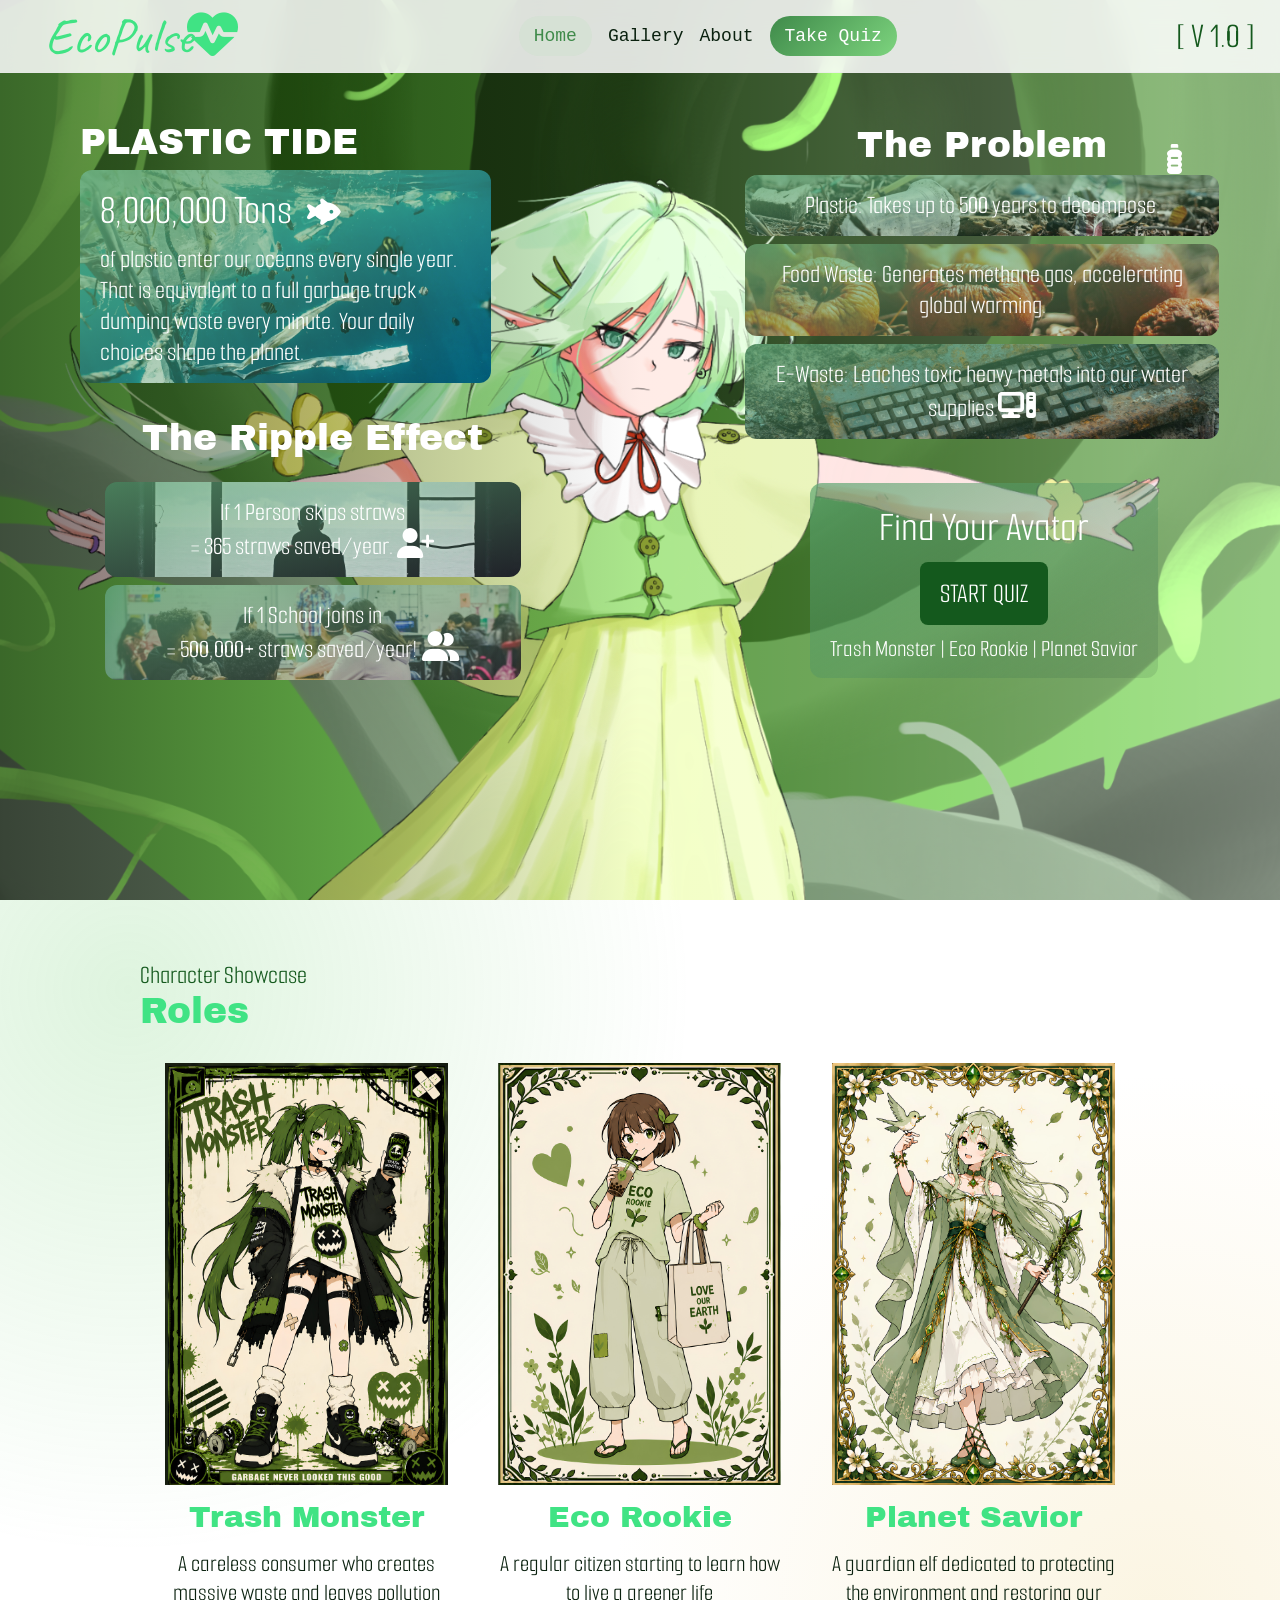
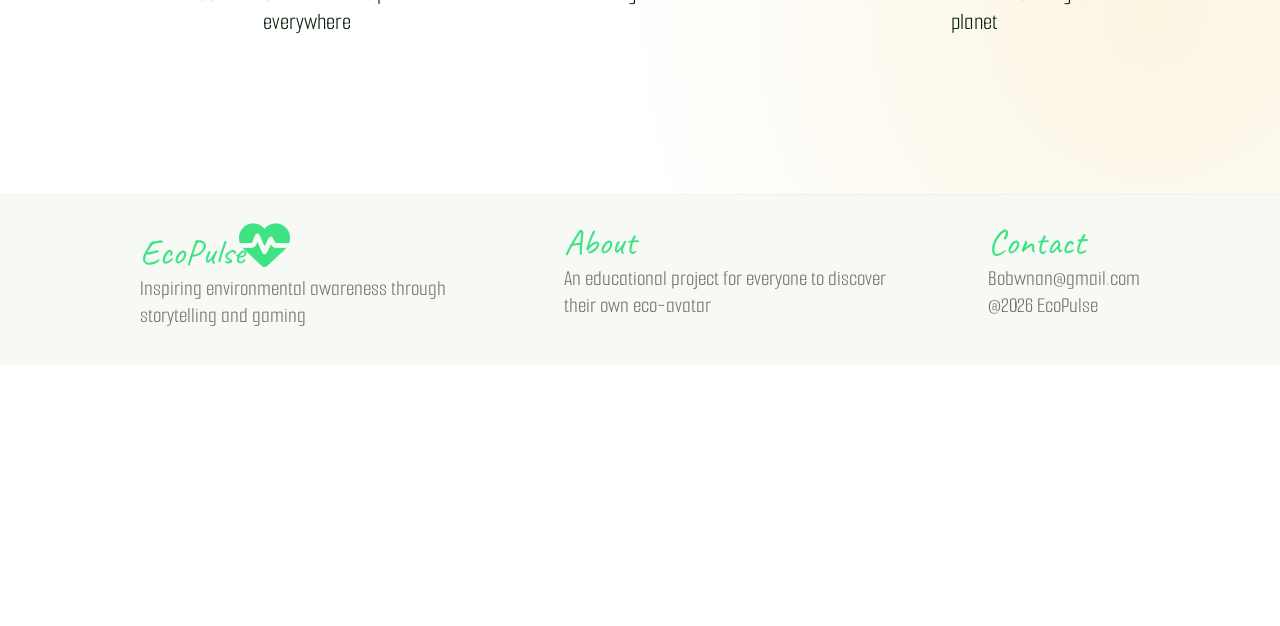
<file: index.html>
<!DOCTYPE html>
<html lang="en">
<head>
    <meta name="viewport" content="width=device-width, initial-scale=1.0" />
    <title>EcoPulse</title>
    <link rel="stylesheet" href="Reset.css">
    <link rel="stylesheet" href="main.css"/>
    <link rel="preconnect" href="https://fonts.googleapis.com">
    <link rel="preconnect" href="https://fonts.gstatic.com" crossorigin>
    <link href="https://fonts.googleapis.com/css2?family=Archivo+Black&family=Caveat:wght@400..700&family=Smooch+Sans:wght@100..900&display=swap" rel="stylesheet">
    <link rel="stylesheet" href="https://cdnjs.cloudflare.com/ajax/libs/font-awesome/6.5.1/css/all.min.css">
    <link rel="stylesheet" href="https://cdnjs.cloudflare.com/ajax/libs/animate.css/4.1.1/animate.min.css">
</head>

<body>

    <header class="menu-bar-wrapper">
        <div class="menu-bar menu-max">
            <div class="logo-H caveat-text">
                EcoPulse<i class="fa-solid fa-heart-pulse icon-Logo"></i>
            </div>
            <ul class="nav-list">
                <li class="nav-item"><a href="index.html" class="nav-link active">Home</a></li>
                <li class="nav-item"><a href="gallery.html" class="nav-link">Gallery</a></li>
                <li class="nav-item"><a href="About.html" class="nav-link">About</a></li>
                <li class="nav-item"><a href="Web-choice.html" class="nav-link-Q">Take Quiz</a></li>
            </ul>
            <div class="smooch-text menu-V">[ V 1.0 ]</div>
        </div>
    </header>

    <section class="start-img A">
        <div class="hero-section A">

            <div class="area-first">
                <div class="Trash-sea"> 
                    <div class="hover-elevate">
                        <h1 class="Main-PLASTIC-TIDE archivo-black-regular animate__animated animate__lightSpeedInRight">PLASTIC TIDE</h1>
                        <div class="Trash-sea-title smooch-text Photo animate__animated animate__slideInLeft">
                            <p class="main-Trash-sea">8,000,000 Tons <i style="margin-left: 8px;"  class="fa-solid fa-fish-fins"></i></p>
                            <p>of plastic enter our oceans every single year. That is equivalent to a full garbage truck dumping waste every minute. Your daily choices shape the planet.</p>
                        </div>
                    </div>
                </div>
            </div>

            <div class="area-second">
                <div class="T">
                    <div class="Big-Three">  
                        <h2 class="Main-Big-Three archivo-black-regular animate__animated animate__fadeIn">The Problem</h2>
                        <div class="smooch-text Photo">
                            <div class="hover-elevate">
                                <div class="icon-S animate__animated animate__bounce"><i class="fa-solid fa-bottle-water icon"></i></div>
                                <p class="Big-Three-title-one animate__animated animate__backInRight">Plastic: Takes up to 500 years to decompose.</p>
                            </div>
                            <div class="hover-elevate">
                                <p class="Big-Three-title-two hover-elevate animate__animated animate__backInRight">Food Waste: Generates methane gas, accelerating global warming.</p>
                            </div>
                            <div class="hover-elevate">
                                <p class="Big-Three-title-three hover-elevate animate__animated animate__backInRight">E-Waste: Leaches toxic heavy metals into our water supplies.<i class="fa-solid fa-computer"></i></p>
                            </div>
                        </div>
                    </div>
                </div> 
            </div>

            <div class="area-third">
                <div class="The-Ripple">  
                    <h3 class="Main-The-Ripple archivo-black-regular animate__animated animate__fadeIn">The Ripple Effect</h3>
                    <div class="smooch-text">
                        <div class="animate__slideInUp animate__animated">
                            <p class="The-Ripple-title-one hover-elevate">If 1 Person skips straws<br>= 365 straws saved/year. <i class="fa-solid fa-user-plus"></i></p>
                        </div> 
                        <div class="animate__slideInUp animate__animated">
                            <p class="The-Ripple-title-two hover-elevate">If 1 School joins in<br>= 500,000+ straws saved/year! <i class="fa-solid fa-user-group"></i></p>
                        </div>
                    </div>
                </div>
            </div>

            <div class="area-fourth">
                <div class="T">
                    <div class="Find-Your">
                        <div class="Find-Your-title smooch-text Photo animate__animated animate__pulse">
                            <h4 class="main-Find-Avatar">Find Your Avatar</h4>
                            <a class="button" href="Web-choice.html">START QUIZ</a>
                            <p class="Avatar-3">Trash Monster | Eco Rookie | Planet Savior</p>
                        </div>
                    </div>
                </div>
            </div>

        </div>
    </section>

    <section class="Back-Container">
        <div class="container">
            <div class="The-Roles">
                <div class="Show smooch-text">Character Showcase</div>
                <h5 class="Roles-main archivo-black-regular">Roles</h5>
                
                <div class="Avata-space">
                    <div class="Avata-space-title animate__animated animate__fade">
                        <img class="Photo-Avata" src="image/Trash Monster AI.png" alt="Trash Monster Photo">
                        <div class="About-Avata">
                            <h4 class="archivo-black-regular Avata-H ">Trash Monster</h4>
                            <p class="smooch-text Avata-P">A careless consumer who creates massive waste and leaves pollution everywhere</p>
                        </div>
                    </div>

                    <div class="Avata-space-title animate__animated animate__fadeInUp animate__slow">
                        <img class="Photo-Avata" src="image/Eco Rookie AI.png" alt="Eco Rookie Photo">
                        <div class="About-Avata">
                            <h4 class="archivo-black-regular Avata-H">Eco Rookie</h4>
                            <p class="smooch-text Avata-P">A regular citizen starting to learn how to live a greener life</p>
                        </div>
                    </div> 

                    <div class="Avata-space-title animate__animated animate__fadeInUp animate__slower">
                        <img class="Photo-Avata" src="image/Planet Savior AI.png" alt="Planet Savior Photo">
                        <div class="About-Avata">
                            <h4 class="archivo-black-regular Avata-H">Planet Savior</h4>
                            <p class="smooch-text Avata-P">A guardian elf dedicated to protecting the environment and restoring our planet</p>
                        </div>
                    </div>
                </div>
            </div>
        </div>
    </section>

    <footer class="footer-container footer-border">
        <div class="footer-section container">
            <div class="footer-space">
                <div class="footer-space-title">
                    <h3 class="main-footer caveat-text">EcoPulse<i class="fa-solid fa-heart-pulse icon-Logo"></i></h3>
                    <p class="footer-P smooch-text">Inspiring environmental awareness through storytelling and gaming</p>
                </div>
                <div class="footer-space-title">
                    <h3 class="main-footer caveat-text">About</h3>
                    <p class="footer-P smooch-text">An educational project for everyone to discover their own eco-avatar</p>
                </div>
                <div class="footer-space-title">
                    <h3 class="main-footer caveat-text">Contact</h3>
                    <p class="footer-P smooch-text">Bobwnan@gmail.com</p>
                    <p class="footer-P smooch-text">@2026 EcoPulse</p>
                </div>
            </div>
        </div>
    </footer>

</body>
</html>
</file>
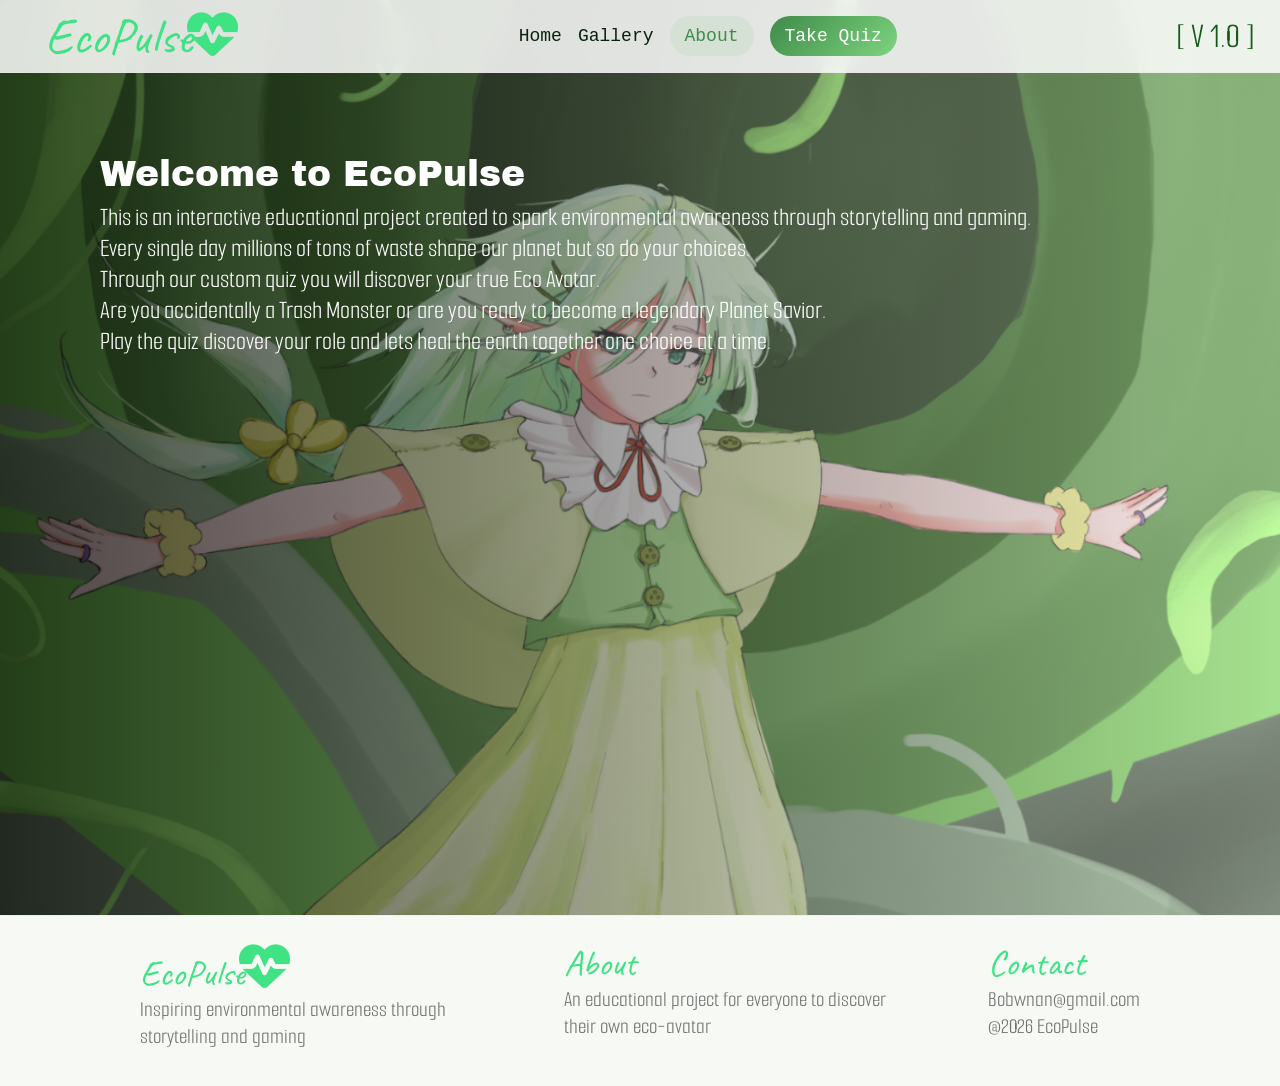
<file: About.html>
<!doctype html>
<html>

<head>
    <meta name="viewport" content="width=device-width,initial-scale=1.0" />
    <title>EcoPulse-About</title>
    <link rel="stylesheet" href="Reset.css">
    <link rel="stylesheet" href="main.css"/>
    <link rel="preconnect" href="https://fonts.googleapis.com">
    <link rel="preconnect" href="https://fonts.gstatic.com" crossorigin>
    <link href="https://fonts.googleapis.com/css2?family=Archivo+Black&family=Caveat:wght@400..700&family=Smooch+Sans:wght@100..900&display=swap" rel="stylesheet">
    <link rel="stylesheet" href="https://cdnjs.cloudflare.com/ajax/libs/font-awesome/6.5.1/css/all.min.css">
    <link rel="stylesheet" href="https://cdnjs.cloudflare.com/ajax/libs/animate.css/4.1.1/animate.min.css">
</head>

<body>

    <header class="menu-bar-wrapper">
        <div class="menu-bar menu-max">
            <div class="logo-H caveat-text">
                EcoPulse<i class="fa-solid fa-heart-pulse icon-Logo"></i>
            </div>
            <ul class="nav-list">
                <li class="nav-item"><a href="index.html" class="nav-link">Home</a></li>
                <li class="nav-item"><a href="gallery.html" class="nav-link">Gallery</a></li>
                <li class="nav-item"><a href="About.html" class="nav-link active">About</a></li>
                <li class="nav-item"><a href="Web-choice.html" class="nav-link-Q">Take Quiz</a></li>
            </ul>
            <div class="smooch-text menu-V">[ V 1.0 ]</div>
        </div>
    </header>

    <section class="start-img-about A">
        <div class="container-About">
            <div class="About-title animate__animated animate__fadeInUp">
                <h1 class="Main-PLASTIC-TIDE archivo-black-regular">Welcome to EcoPulse</h1>    
                <p class="smooch-text">
                    This is an interactive educational project created to spark environmental 
                    awareness through storytelling and gaming. <br>Every single day millions of 
                    tons of waste shape our planet but so do your choices. <br>Through our custom 
                    quiz you will discover your true Eco Avatar. <br>Are you accidentally a Trash Monster 
                    or are you ready to become a legendary Planet Savior. <br>Play the quiz discover your role 
                    and lets heal the earth together one choice at a time.
                </p>
            </div>
        </div>
    </section>    

    <footer class="footer-container footer-border">
        <div class="footer-section container">
            <div class="footer-space">
                <div class="footer-space-title">
                    <h3 class="main-footer caveat-text">EcoPulse<i class="fa-solid fa-heart-pulse icon-Logo"></i></h3>
                    <p class="footer-P smooch-text">Inspiring environmental awareness through storytelling and gaming</p>
                </div>
                <div class="footer-space-title">
                    <h3 class="main-footer caveat-text">About</h3>
                    <p class="footer-P smooch-text">An educational project for everyone to discover their own eco-avatar</p>
                </div>
                <div class="footer-space-title">
                    <h3 class="main-footer caveat-text">Contact</h3>
                    <p class="footer-P smooch-text">Bobwnan@gmail.com</p>
                    <p class="footer-P smooch-text">@2026 EcoPulse</p>
                </div>
            </div>
        </div>
    </footer>

</body>

</html>
</file>
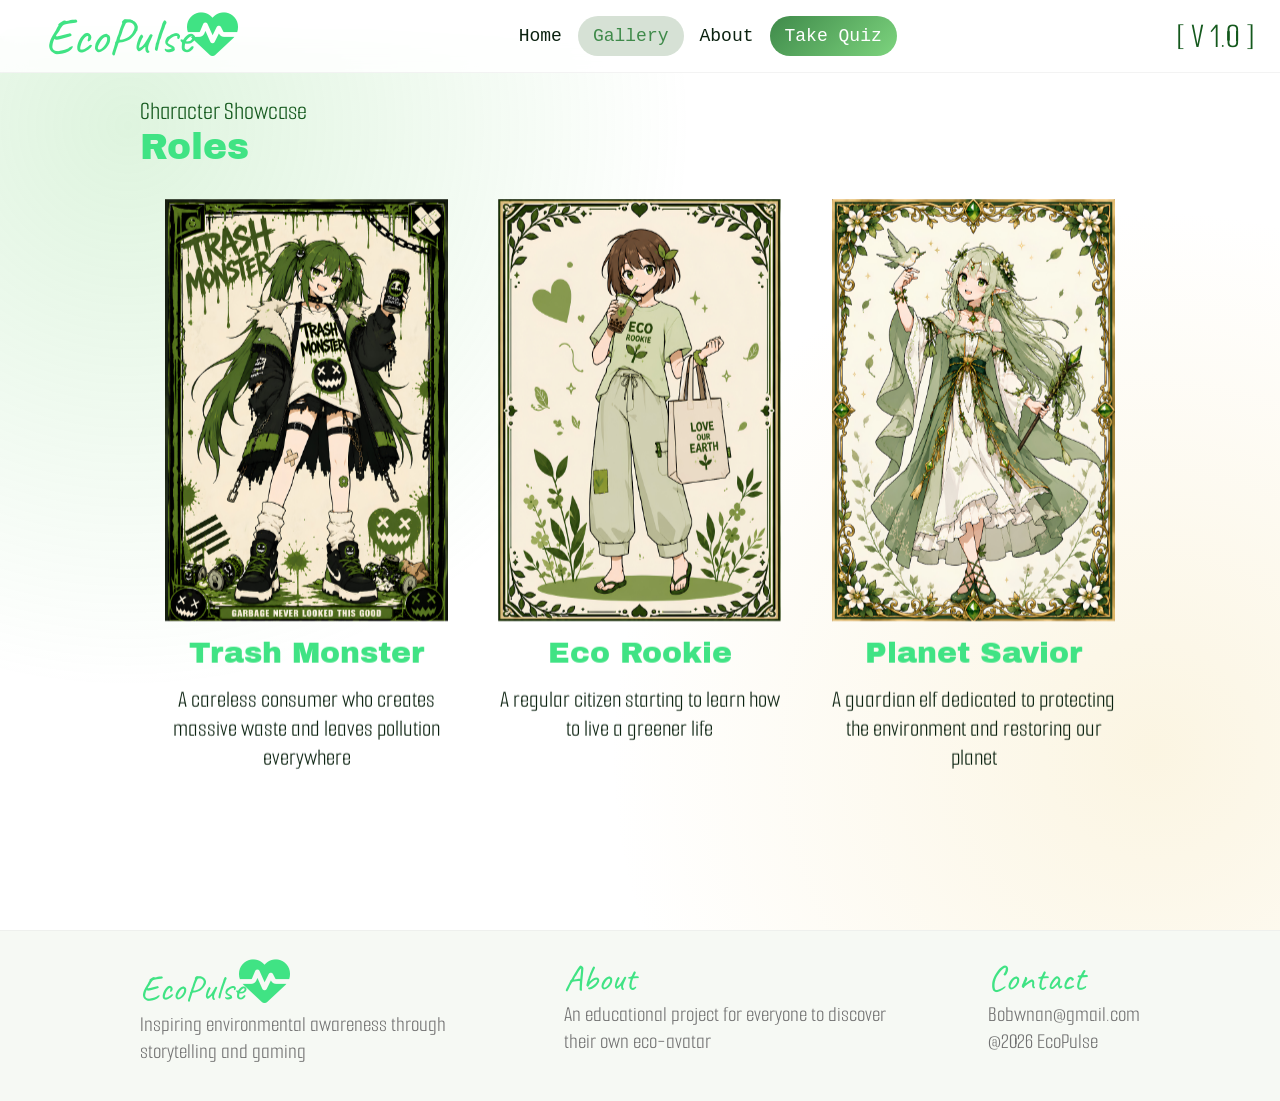
<file: gallery.html>
<!DOCTYPE html>
<html>
<head>
    <meta name="viewport" content="width=device-width, initial-scale=1.0" />
    <title>EcoPulse-gallery</title>
    <link rel="stylesheet" href="Reset.css">
    <link rel="stylesheet" href="main.css"/>
    <link rel="preconnect" href="https://fonts.googleapis.com">
    <link rel="preconnect" href="https://fonts.gstatic.com" crossorigin>
    <link href="https://fonts.googleapis.com/css2?family=Archivo+Black&family=Caveat:wght@400..700&family=Smooch+Sans:wght@100..900&display=swap" rel="stylesheet">
    <link rel="stylesheet" href="https://cdnjs.cloudflare.com/ajax/libs/font-awesome/6.5.1/css/all.min.css">
    <link rel="stylesheet" href="https://cdnjs.cloudflare.com/ajax/libs/animate.css/4.1.1/animate.min.css">
</head>

<body>

    <header class="menu-bar-wrapper">
        <div class="menu-bar menu-max">
            <div class="logo-H caveat-text">
                EcoPulse<i class="fa-solid fa-heart-pulse icon-Logo"></i>
            </div>
            <ul class="nav-list">
                <li class="nav-item"><a href="index.html" class="nav-link">Home</a></li>
                <li class="nav-item"><a href="gallery.html" class="nav-link active">Gallery</a></li>
                <li class="nav-item"><a href="About.html" class="nav-link">About</a></li>
                <li class="nav-item"><a href="Web-choice.html" class="nav-link-Q">Take Quiz</a></li>
            </ul>
            <div class="smooch-text menu-V">[ V 1.0 ]</div>
        </div>
    </header>

    <section class="Back-Container B-spact">
        <div class="container">
            <div class="The-Roles">
                <div class="Show smooch-text animate__animated animate__fadeIn">Character Showcase</div>
                <h5 class="Roles-main archivo-black-regular animate__animated animate__fadeIn">Roles</h5>
                
                <div class="Avata-space">
                    <div class="Avata-space-title animate__animated animate__fadeInUp">
                        <img class="Photo-Avata" src="image/Trash Monster AI.png" alt="Trash Monster Photo">
                        <div class="About-Avata">
                            <h4 class="archivo-black-regular Avata-H">Trash Monster</h4>
                            <p class="smooch-text Avata-P">A careless consumer who creates massive waste and leaves pollution everywhere</p>
                        </div>
                    </div>

                    <div class="Avata-space-title animate__animated animate__fadeInUp animate__slow">
                        <img class="Photo-Avata" src="image/Eco Rookie AI.png" alt="Eco Rookie Photo">
                        <div class="About-Avata">
                            <h4 class="archivo-black-regular Avata-H">Eco Rookie</h4>
                            <p class="smooch-text Avata-P">A regular citizen starting to learn how to live a greener life</p>
                        </div>
                    </div> 

                    <div class="Avata-space-title animate__animated animate__fadeInUp animate__slower">
                        <img class="Photo-Avata" src="image/Planet Savior AI.png" alt="Planet Savior Photo">
                        <div class="About-Avata">
                            <h4 class="archivo-black-regular Avata-H">Planet Savior</h4>
                            <p class="smooch-text Avata-P">A guardian elf dedicated to protecting the environment and restoring our planet</p>
                        </div>
                    </div>
                </div>
            </div>
        </div>
    </section>

    <footer class="footer-container footer-border">
        <div class="footer-section container">
            <div class="footer-space">
                <div class="footer-space-title">
                    <h3 class="main-footer caveat-text">EcoPulse<i class="fa-solid fa-heart-pulse icon-Logo"></i></h3>
                    <p class="footer-P smooch-text">Inspiring environmental awareness through storytelling and gaming</p>
                </div>
                <div class="footer-space-title">
                    <h3 class="main-footer caveat-text">About</h3>
                    <p class="footer-P smooch-text">An educational project for everyone to discover their own eco-avatar</p>
                </div>
                <div class="footer-space-title">
                    <h3 class="main-footer caveat-text">Contact</h3>
                    <p class="footer-P smooch-text">Bobwnan@gmail.com</p>
                    <p class="footer-P smooch-text">@2026 EcoPulse</p>
                </div>
            </div>
        </div>
    </footer>

</body>
</html>
</file>
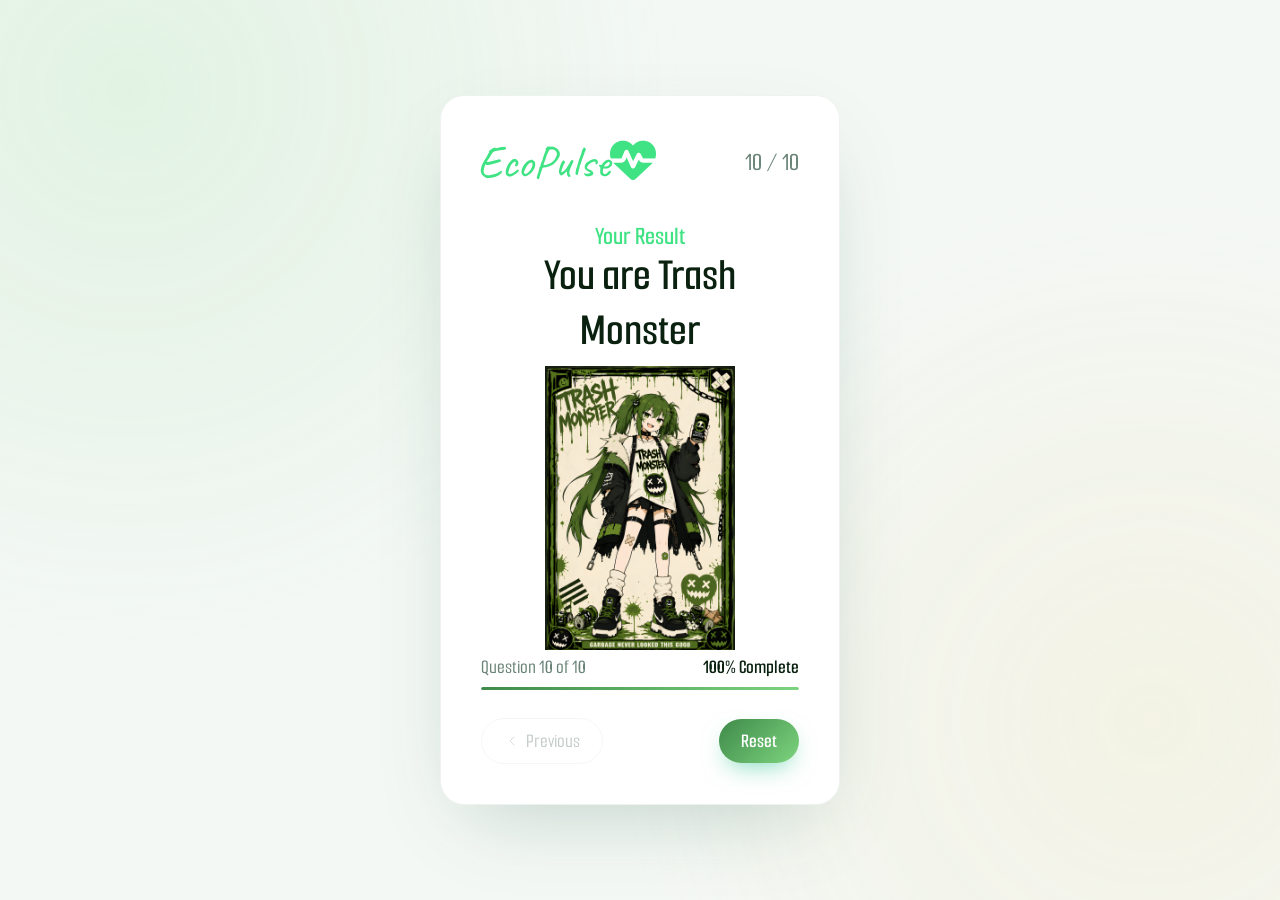
<file: result.html>
<!DOCTYPE html>
<html lang="en">
<head>
    <meta name="viewport" content="width=device-width,initial-scale=1.0" />
    <title>EcoPulse-Result</title>
    <link rel="stylesheet" href="Reset.css">
    <link rel="stylesheet" href="main-3.css"/>
    <link rel="preconnect" href="https://fonts.googleapis.com">
    <link rel="preconnect" href="https://fonts.gstatic.com" crossorigin>
    <link href="https://fonts.googleapis.com/css2?family=Archivo+Black&family=Caveat:wght@400..700&family=Smooch+Sans:wght@100..900&display=swap" rel="stylesheet">
    <link rel="stylesheet" href="https://cdnjs.cloudflare.com/ajax/libs/font-awesome/6.5.1/css/all.min.css">
    <link rel="stylesheet" href="https://cdnjs.cloudflare.com/ajax/libs/animate.css/4.1.1/animate.min.css">
</head>
<body class="smooch-text">

    <section>
    <main class="wrap">
        <section class="card" aria-label="EcoPulse quiz">
            
            <div class="header">
                <div class="brand">
                    <div class="brand-text logo-H caveat-text" style="margin-left:-4px;">
                        <span>EcoPulse<i class="fa-solid fa-heart-pulse icon-Logo "></i></span>
                    </div>
                </div>
                <span class="top-count" id="topCount">10 / 10</span>
            </div>

            <span class="q-label Avata-text-p" style="text-align:center; margin-bottom: -4px;">Your Result</span>
            
            <h1 style="text-align:center;  margin-bottom: 8px;" class="q-text Avata-text-p" id="resultCharacterName">Loading...</h1>

            <div style="display:block; margin:auto; " class="Avata-player">
                <img  class="Avata-photo" id="resultCharacterImg" src="image/Eco Rookie AI.png" alt="Avata">
            </div>

            <div class="progress">
                <div class="progress-meta">
                    <span class="left">Question <span class="qn">10</span> of 10</span>
                    <span class="right">100% Complete</span>
                </div>
                <div class="progress-track">
                    <div class="progress-fill" id="progFill" style="width:100%"></div>
                </div>
            </div>

            <div class="nav">
                <button class="btn btn-outline" id="prevBtn" disabled>
                    <svg viewBox="0 0 24 24" fill="none" stroke="currentColor" stroke-linecap="round" stroke-linejoin="round"><path d="m15 18-6-6 6-6"/></svg>
                    Previous
                </button>
                <button class="btn btn-primary" id="nextBtn">
                  <a style="color: white; text-decoration:none;" href="Web-choice.html">Reset</a>  
                </button>
            </div>
        </section>
    </main>
    </section>

    <script>

    window.addEventListener('DOMContentLoaded', () => {
    const middleY = document.body.scrollHeight / 2 - window.innerHeight / 2;
    window.scrollTo({top: middleY,behavior: 'auto'})
    ;});
    
        window.addEventListener('DOMContentLoaded', () => {
            const finalScore = parseInt(localStorage.getItem('ecoPulseScore')) || 0;
        
            const characterNameText = document.getElementById('resultCharacterName');
            const characterImg = document.getElementById('resultCharacterImg');

            if (finalScore <= 6) {
                // เกณฑ์ต่ำ: 0 - 6 คะแนน
                characterNameText.textContent = "You are Trash Monster";
                characterImg.src = "image/Trash Monster AI.png"; 
            } 
            else if (finalScore <= 14) {
                // เกณฑ์กลาง: 7 - 14 คะแนน
                characterNameText.textContent = "You are Eco Rookie";
                characterImg.src = "image/Eco Rookie AI.png"; 
            } 
            else {
                // เกณฑ์สูง: 15 - 20 คะแนน
                characterNameText.textContent = "You are Planet Savior";
                characterImg.src = "image/Planet Savior AI.png"; 
            }
        });
    </script>
</body>
</html>
</file>
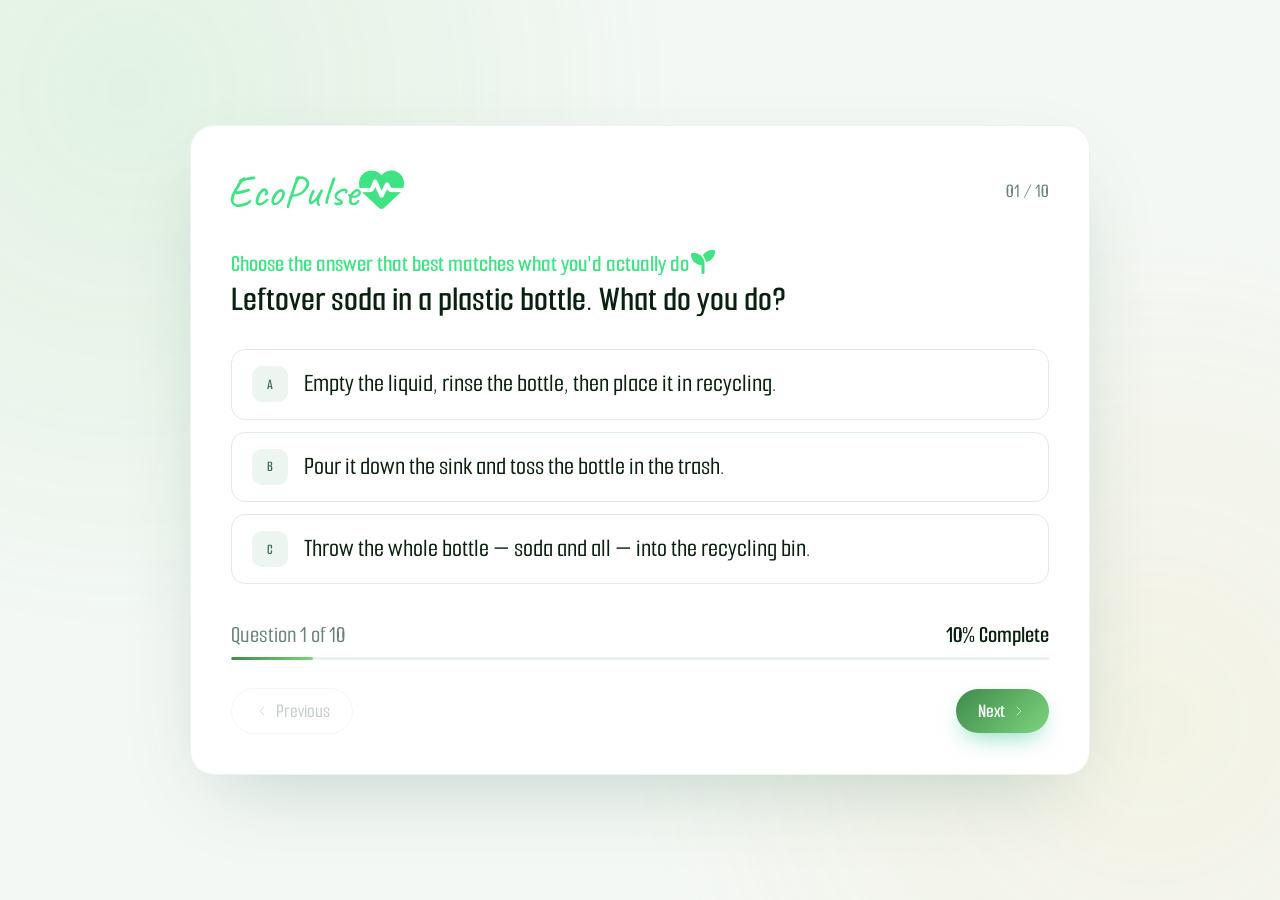
<file: Web-choice.html>
<!DOCTYPE html>
<html lang="en">
<head>
    <meta name="viewport" content="width=device-width,initial-scale=1.0" />
    <title>EcoPulse-Quiz</title>
    <link rel="stylesheet" href="Reset.css">
    <link rel="stylesheet" href="main-2.css"/>
    <link rel="preconnect" href="https://fonts.googleapis.com">
    <link rel="preconnect" href="https://fonts.gstatic.com" crossorigin>
    <link href="https://fonts.googleapis.com/css2?family=Archivo+Black&family=Caveat:wght@400..700&family=Smooch+Sans:wght@100..900&display=swap" rel="stylesheet">
    <link rel="stylesheet" href="https://cdnjs.cloudflare.com/ajax/libs/font-awesome/6.5.1/css/all.min.css">
    <link rel="stylesheet" href="https://cdnjs.cloudflare.com/ajax/libs/animate.css/4.1.1/animate.min.css">
</head>
<body class="smooch-text">

    <section class="animate__animated animate__fadeIn">
    <main class="wrap">
        <section class="card" aria-label="EcoPulse quiz">
            
            <div class="header">
                <div class="brand">
                    <div class="brand-text logo-H caveat-text" style="margin-left:-4px;">
                        <span>EcoPulse<i class="fa-solid fa-heart-pulse icon-Logo"></i></span>
                    </div>
                </div>
                <span class="top-count" id="topCount">01 / 10</span>
            </div>

            <span class="q-label">Choose the answer that best matches what you'd actually do</span>
            <span class="q-label" style="margin-left:-1px;"><i class="fa-solid fa-seedling"></i></span>
            <h1 class="q-text">Leftover soda in a plastic bottle. What do you do?</h1>

            <div class="options" id="options">
                <button class="option" data-letter="A">
                    <span class="option-letter">A</span>
                    <span class="option-text">Pour it down the sink and toss the bottle in the trash.</span>
                </button>
                <button class="option" data-letter="B">
                    <span class="option-letter">B</span>
                    <span class="option-text">Empty the liquid, rinse the bottle, then place it in recycling.</span>
                </button>
                <button class="option" data-letter="C">
                    <span class="option-letter">C</span>
                    <span class="option-text">Throw the whole bottle — soda and all — into the recycling bin.</span>
                </button>
            </div>

            <div class="progress">
                <div class="progress-meta">
                    <span class="left">Question <span class="qn">1</span> of 10</span>
                    <span class="right"><span id="pct">10</span>% Complete</span>
                </div>
                <div class="progress-track">
                    <div class="progress-fill" id="progFill" style="width:10%"></div>
                </div>
            </div>

            <div class="nav">
                <button class="btn btn-outline" id="prevBtn" disabled>
                    <svg viewBox="0 0 24 24" fill="none" stroke="currentColor" stroke-linecap="round" stroke-linejoin="round"><path d="m15 18-6-6 6-6"/></svg>
                    Previous
                </button>
                <button class="btn btn-primary" id="nextBtn">
                    Next
                    <svg viewBox="0 0 24 24" fill="none" stroke="currentColor" stroke-linecap="round" stroke-linejoin="round"><path d="m9 18 6-6-6-6"/></svg>
                </button>
            </div>
        </section>
    </main>
    </section>
    
    <script>

    window.addEventListener('DOMContentLoaded', () => {
    const middleY = document.body.scrollHeight / 2 - window.innerHeight / 2;
    window.scrollTo({top: middleY,behavior: 'auto'})
    ;});
        
    const QUESTIONS = [
        {
            question: "Leftover soda in a plastic bottle. What do you do?",
            options: [
                { text: "Empty the liquid, rinse the bottle, then place it in recycling.", score: 2 },
                { text: "Pour it down the sink and toss the bottle in the trash.", score: 1 },
                { text: "Throw the whole bottle — soda and all — into the recycling bin.", score: 0 }
            ]
        },
        {
            question: "Your old smartphone completely died. How do you get rid of it?",
            options: [
                { text: "Drop it off at an official E-waste collection point.", score: 2 },
                { text: "Toss it straight into the general trash bin.", score: 0 },
                { text: "Keep it locked in your drawer forever to avoid the hassle.", score: 1 }
            ]
        },
        {
            question: "Unfinished food on your plate. Next step?",
            options: [
                { text: "Store it in the fridge and forget it.", score: 1 },
                { text: "Save it for later or put in food waste.", score: 2 },
                { text: "Scrape it into the general trash bin.", score: 0 }
            ]
        },
        {
            question: "Old notebooks and cardboard boxes at home?",
            options: [
                { text: "Toss them out with daily garbage.", score: 0 },
                { text: "Clean, bundle, and sell for recycling.", score: 2 },
                { text: "Pile them up in the corner of my room.", score: 1 }
            ]
        },
        {
            question: "Buying a new shirt. The old clothing?",
            options: [
                { text: "Keep it deep inside the closet.", score: 1 },
                { text: "Throw it into the trash bin.", score: 0 },
                { text: "Donate, sell, or reuse as rags.", score: 2 }
            ]
        },
        {
            question: "Delivery food plastic containers. What do you do?",
            options: [
                { text: "Wash with soap and reuse at home.", score: 2 },
                { text: "Throw away with oil stains inside.", score: 0 },
                { text: "Quick water rinse, then toss it.", score: 1 }
            ]
        },
        {
            question: "Dead batteries or broken electronics?",
            options: [
                { text: "Leave them inside my drawer forever.", score: 1 },
                { text: "Drop them at an E-Waste collection point.", score: 2 },
                { text: "Mix them with regular wet waste.", score: 0 }
            ]
        },
        {
            question: "Buying drinks at a local cafe. Your style?",
            options: [
                { text: "Get a plastic cup, straw, and bag.", score: 0 },
                { text: "Bring my own reusable tumbler.", score: 2 },
                { text: "Use the plastic cup but skip the straw.", score: 1 }
            ]
        },
        {
            question: "Choosing items at the store. Packaging focus?",
            options: [
                { text: "Only care about price and quality.", score: 1 },
                { text: "Choose minimal or eco-friendly wraps.", score: 2 },
                { text: "Premium items with fancy layers.", score: 0 }
            ]
        },
        {
            question: "Talking about environmental issues with friends?",
            options: [
                { text: "Often, sharing eco-tips and ideas.", score: 2 },
                { text: "Never, it does not matter to me.", score: 0 },
                { text: "Rarely, only when it is a big trend.", score: 1 }
            ]
        }
    ];

    const TOTAL = QUESTIONS.length; 
    let current = 1;                
    let answers = {};               // เก็บตัวเลือกว่าตอบข้อไหนไว้บ้าง เช่น {1: "B", 2: "C"}

    const qText = document.querySelector('.q-text');
    const optionElements = document.querySelectorAll('.option');
    const prevBtn = document.getElementById('prevBtn');
    const nextBtn = document.getElementById('nextBtn');
    const progFill = document.getElementById('progFill');
    const pct = document.getElementById('pct');
    const topCount = document.getElementById('topCount');
    const qnSpans = document.querySelectorAll('.qn');

    optionElements.forEach(opt => {
        opt.addEventListener('click', () => {
            optionElements.forEach(o => o.classList.remove('active'));
            opt.classList.add('active');
            answers[current] = opt.dataset.letter; 
        });
    });

    function update(){
        const currentData = QUESTIONS[current - 1];
        qText.innerHTML = currentData.question;
        
        optionElements.forEach((opt, index) => {
            opt.classList.remove('active');
            const textSpan = opt.querySelector('.option-text');
            if (textSpan) {
                textSpan.textContent = currentData.options[index].text;
            }
            if (answers[current] === opt.dataset.letter) {
                opt.classList.add('active');
            }
        });

        const p = Math.round((current / TOTAL) * 100); 
        progFill.style.width = p + '%';              
        pct.textContent = p;                         
        topCount.textContent = String(current).padStart(2, '0') + ' / ' + String(TOTAL).padStart(2, '0'); 
        qnSpans.forEach(s => s.textContent = current);
        
        prevBtn.disabled = current === 1;

        if (current === TOTAL) {
            nextBtn.innerHTML = 'Submit <svg viewBox="0 0 24 24" fill="none" stroke="currentColor" stroke-linecap="round" stroke-linejoin="round"><path d="m9 18 6-6-6-6"/></svg>';
        } else {
            nextBtn.innerHTML = 'Next <svg viewBox="0 0 24 24" fill="none" stroke="currentColor" stroke-linecap="round" stroke-linejoin="round"><path d="m9 18 6-6-6-6"/></svg>';
        }
    }

    nextBtn.addEventListener('click', () => { 
        if (!answers[current]) {
            alert("Please select an answer before moving forward.");
            return;
        }

        if (current < TOTAL) { 
            current++; 
            update(); 
        } else {
            // คำนวณคะแนนรวมตามค่า score จริงของข้อความที่เลือก
            let totalScore = 0;
            for (let i = 1; i <= TOTAL; i++) {
                const letterSelected = answers[i]; 
                const questionData = QUESTIONS[i - 1];
                
                const indexMap = { 'A': 0, 'B': 1, 'C': 2 };
                const selectedIndex = indexMap[letterSelected];
                
                totalScore += questionData.options[selectedIndex].score;
            }
            
            localStorage.setItem('ecoPulseScore', totalScore);
            window.location.href = "result.html";
        }
    });

    prevBtn.addEventListener('click', () => { 
        if (current > 1) { 
            current--; 
            update(); 
        }
    });

    update();
</script>
</body>
</html>
</file>
<file: main.css>
.Avata-space-title{flex: 1;}

*, *::before, *::after {
  box-sizing: border-box;
}

html {
  width: 100% !important;
  height: 100%;
  position: relative;
  overflow-x: hidden !important;
}

body {
  margin: 0;
  padding: 0;
  width: 100% !important;
  max-width: 100% !important;
  min-height: 100vh;
  position: relative;
  font-family: monospace;        
}

p {
  font-size: 32px;
}

/* ========================================================
   2. FONT STYLES (ระบบฟอนต์)
   ======================================================== */
.montserrat {
  font-family: "Montserrat", sans-serif;
  font-optical-sizing: auto;
  font-weight: 500; /* แก้ไขจาก weight เป็นตัวเลขมาตรฐาน */
  font-style: normal;
}

.caveat-text {
  font-family: "Caveat", monospace;
  font-optical-sizing: auto;
  font-weight: 400;
  font-style: normal;
}

.smooch-text {
  font-family: "Smooch Sans", monospace;
  font-optical-sizing: auto;
  font-weight: 400; 
  font-style: normal;
}

.archivo-black-regular {
  font-family: "Archivo Black", monospace;
  font-optical-sizing: auto;
  font-weight: 400;
  font-style: normal;
}

/* ========================================================
   3. HELPERS & UTILITIES (คลาสอำนวยความสะดวก)
   ======================================================== */
.container {
  width: 100%;
  max-width: 1200px;
  margin: auto;
}

.B-spact {
  margin-top: 36px;  
}

.hover-elevate {
  transition: box-shadow 0.1s ease-out 0s, transform 0.1s ease-out 0s;
  cursor: pointer;
}

.hover-elevate:hover {
  transform: translateY(-5px);
}

.hover-elevate:active {
  box-shadow: none;
}

/* ========================================================
   4. KEYFRAMES & ANIMATION SYSTEM
   ======================================================== */
@keyframes menuEntrance {
  from {
    opacity: 0;
    transform: translate3d(0, -50px, 0); /* 3D สำหรับแก้บั๊กเรนเดอร์บาร์แหว่ง */
  }
  to {
    opacity: 1;
    transform: translate3d(0, 0, 0);
  }
}

@keyframes overlayFadeIn {
  from { opacity: 0; }
  to { opacity: 1; }
}

@keyframes zoomAndFade {
  from {
    opacity: 1;
    transform: scale(1.1);
  }
  to {
    opacity: 1;
    transform: scale(1);
  }
}

.animate__animated {
  will-change: transform;
  transform: translateZ(0);
}

/* ========================================================
   5. MENU BAR (แถบเมนูด้านบนสุด)
   ======================================================== */
.menu-bar-wrapper {
  position: fixed;
  top: 0;
  left: 0;
  right: 0;
  max-width: 100%;
  z-index: 9999; 
  margin-top: 0 !important;
  margin-bottom: 0 !important;
  backdrop-filter: blur(12px);
  -webkit-backdrop-filter: blur(12px);
  background: rgba(255, 255, 255, 0.85);
  border-bottom: 1px solid rgba(232, 232, 232, 0.5);
  animation: menuEntrance 1.2s cubic-bezier(0.25, 1, 0.5, 1) forwards;
  opacity: 0;

  /* ป้องกันบาร์กระตุก/แหว่ง ขณะสกรอลจอ */
  -webkit-transform: translate3d(0, 0, 0);
  transform: translate3d(0, 0, 0);
  -webkit-backface-visibility: hidden;
  backface-visibility: hidden;
}

.menu-bar {
  height: 72px;
  display: flex;
  justify-content: space-between;
  align-items: center;
}

.menu-max {
  max-width: 98%;  
}

.logo-H {
  font-size: 51px;
  color: #40e384; 
  margin-left: 45px; 
}

.icon-Logo {
  margin-left: -6px;  
}

.nav-list {
  display: flex;
}

.nav-item {
  font-size: 18px;    
}

.nav-item:not(:first-child) {
  margin-left: 16px;
}

.nav-link {
  text-decoration: none;
  color: #0A210F;
}

.nav-link:hover {
  color: #14591D;
}

.nav-link:active {
  opacity: 0.5;
}

.nav-link.active {
  background-color: #d6e1d5;
  color: #3f8a4a;
  padding: 10px 15px;  
  border-radius: 24px;
}

.nav-link-Q {
  background-image: linear-gradient(135deg, #3f8a4a 0%, #7dd47e 100%);
  color: white;
  padding: 10px 15px;  
  border-radius: 24px; 
  text-decoration: none; 
}

.menu-V {
  font-size: 36px;
  color: #14591D;  
}

/* ========================================================
   6. HERO SECTION & BACKGROUNDS
   ======================================================== */
/* ยุบรวมสไตล์ของ start-img และ start-img-about ที่เหมือนกันเข้าด้วยกัน */
.start-img,
.start-img-about {
  background-image: url('./image/PC\ Main.png');
  position: relative;       
  overflow: hidden;      
  top: 0;            
  left: 0;
  width: 100%;
  min-height: 100%;
  background-size: cover;
  background-position: center;
  background-repeat: no-repeat; 
  animation: zoomAndFade 0.7s ease-out forwards;
  z-index: 1;
}

/* ดึงคุณสมบัติร่วมของภาพพื้นหลังเลเยอร์ซ้อน (Overlay) */
.start-img::before,
.start-img-about::before {
  content: "";       
  position: absolute;
  top: 0;            
  left: 0;
  width: 100%;
  min-height: 100%;
  background-size: cover;
  background-position: center;
  background-repeat: no-repeat;
  opacity: 0;
}

.start-img::before {
  background-image: linear-gradient(to right, 
    rgba(0, 0, 0, 0.5) 0%,       
    rgba(255, 255, 255, 0.035) 50%,
    rgba(255, 255, 255, 0.35) 100% 
  ), url('./image/PC\ Main.png');
  animation: overlayFadeIn 1.2s ease-in-out forwards;
}

.start-img-about::before {
  background-image: linear-gradient(to right, 
    rgba(0, 0, 0, 0.7) 0%,       
    rgba(255, 255, 255, 0.35) 100% 
  ), url('./image/PC\ Main.png');
  animation: overlayFadeIn 0.9s ease-in-out forwards;
}

.hero-section {
  max-width: 100%;
  height: 100vh;
  display: grid;
  grid-template-columns: 1fr 1fr;
  grid-template-rows: 1fr 1fr;
  grid-template-areas:
    "first second "
    "third fourth ";
  row-gap: 16px;
  column-gap: 16px;
}

.area-first  { grid-area: first; }
.area-second { grid-area: second; }
.area-third  { grid-area: third; }
.area-fourth { grid-area: fourth; }

.T {
  display: flex;
  justify-content: center;
}

/* ========================================================
   7. HERO AREAS (ข้อมูล 4 ส่วนของหน้าแรก)
   ======================================================== */
/* Area 1: Trash Sea */
.Trash-sea {
  margin-top: 108px;
  margin-left: 128px;
  max-width: 55%;
  height: 100%;
  display: flex;
  flex-direction: column;
  gap: 16px;
  color: white;
}

.Main-PLASTIC-TIDE {
  font-size: 48px;
  color: white; 
  margin-bottom: 8px;
  margin-top: 24px;
}

.main-Trash-sea {
  font-size: 48px;
  margin-bottom: 8px; 
}

.Trash-sea-title {
  background-image: linear-gradient(to bottom right, rgba(90,164,111,0.9), rgba(10,33,29, 0.1)), url('./image/Sea.jpg');
  border-radius: 12px;
  padding: 15px 20px;
  font-size: 28px;
  margin-bottom: 8px;
  background-size: cover;
  background-position: center; 
}

/* Area 2: The Big Three */
.Big-Three {
  margin-top: 156px;
  margin-right: -128px;
  max-width: 70%;
  height: 100%;
  display: flex;
  flex-direction: column;
  gap: 16px;
  text-align: center;
  color: white;
}

.Main-Big-Three {
  font-size: 48px;
  text-align: center;
  color: white;
}

.icon-S {
  position: relative;
  top: 13px;        
  left: 285px;     
  font-size: 36px;  
  color: white;   
  cursor: pointer;
  margin-top: -48px;
}

.Big-Three-title-one {
  background-image: linear-gradient(to bottom right, rgba(90,164,111,0.8), rgba(10,33,29, 0.1)), url('./image/Plastic\ Fix.png');
  border-radius: 12px;
  padding: 15px 20px;
  font-size: 32px;
  margin-top: 8px;
  margin-bottom: 8px;
  background-size: cover;
  background-position: center; 
}

.Big-Three-title-two {
  background-image: linear-gradient(to bottom right, rgba(90,164,111,0.8), rgba(10,33,29, 0.1)), url('./image/Food\ Waste\ Fix.png');
  border-radius: 12px;
  padding: 15px 20px;
  font-size: 32px;
  margin-top: 8px;
  margin-bottom: 8px;
  background-size: cover;
  background-position: center; 
}

.Big-Three-title-three {
  background-image: linear-gradient(to bottom right, rgba(90,164,111,0.8), rgba(10,33,29, 0.1)), url('./image/IT\ Fix.png');
  border-radius: 12px;
  padding: 15px 20px;
  font-size: 32px;
  margin-top: 8px;
  margin-bottom: 8px;
  background-size: cover;
  background-position: center; 
}

/* Area 3: The Ripple Effect */
.The-Ripple {
  margin-top: -80px;
  margin-left: 128px;
  max-width: 65%;
  height: 100%;
  display: flex;
  flex-direction: column;
  gap: 16px;
  text-align: center;
  color: white;
  padding: 40px 45px;
}

.Main-The-Ripple {
  font-size: 48px;
  color: white;
}

.The-Ripple-title-one {
  background-image: linear-gradient(to bottom right, rgba(90,164,111,0.7), rgba(10,33,29, 0.1)), url('./image/one-person\ Fix.png');
  border-radius: 12px;
  padding: 15px 20px;
  margin-top: 8px;
  margin-bottom: 8px;
  background-position: center;
  background-size: cover;
}

.The-Ripple-title-two {
  background-image: linear-gradient(to bottom right, rgba(90,164,111,0.7), rgba(10,33,29, 0.1)), url('./image/School\ Fix.png');
  border-radius: 12px;
  padding: 15px 20px;
  margin-top: 8px;
  margin-bottom: 8px;
  background-position: center;
  background-size: cover;
}

/* Area 4: Find Your Avatar & Button */
.Find-Your {
  margin-top: 50px;
  margin-left: 128px;
  min-width: 45%;
  max-width: 65%;
  height: 100%;
  display: flex;
  flex-direction: column;
  gap: 16px;
  color: white;
  text-align: center;
}

.main-Find-Avatar {
  font-size: 64px;
  margin-top: 4px;
  margin-bottom: 24px;  
}

.Find-Your-title {
  background-image: linear-gradient(to bottom right, rgba(90,164,111,0.7), rgba(10,33,29, 0.1)), url('');
  border-radius: 12px;
  padding: 15px 20px;
  background-size: cover;
  background-position: center;
}

.button {
  text-align: center;
  max-width: 40%;
  text-decoration: none;  
  color: white;
  background-color: #14591D;
  border-radius: 8px;
  padding: 15px 20px;
  font-size: 32px;
  margin-top: 12px;
}

.Avatar-3 {
  font-size: 24px;
  margin-top: 24px;  
}

/* ========================================================
   8. ABOUT PAGE & CHARACTER ROLES
   ======================================================== */
.container-About {
  display: flex;
  flex-direction: column;
  justify-content: left;
  min-height: 85vh;                    
  width: 100%;
  text-align: left;
  margin-top: 150px;
  position: relative;
  z-index: 2;
}

.About-title {
  margin-left: 200px;
  color: white;  
}

.logo-Q {
  font-size: 100px;
  color: #40e384;
  margin-top: 24px;
  margin-bottom: 20px;  
}

.Back-Container {
  background-image:
    radial-gradient(circle at 10% 10%, rgba(125,212,126,.25), transparent 40%),
    radial-gradient(circle at 90% 80%, rgba(240,215,140,.25), transparent 40%);  
}

.The-Roles {
  padding-top: 60px;  
  padding-bottom: 150px; 
}

.Show {
  font-size: 28px;  
  color: #14591D;
}

.Roles-main {
  font-size: 48px; 
  color: #40e384;
  margin-bottom: 32px;
}

.Avata-space {
  display: flex;
  justify-content: space-between;
}

.Avata-space-title { 
  display: flex;
  flex-direction: column;
  margin: 0px 25px;
}

.Photo-Avata {
  object-fit: cover;
  max-width: 100%;
}

.About-Avata {
  display: flex;
  flex-direction: column;
  text-align: center;  
  max-width: 100%;
}

.Avata-H {
  font-size: 36px;
  color: #40e384; 
  margin-top: 16px;
  margin-bottom: 8px;
}

.Avata-P {
  font-size: 26px;
  color: #0A210F;
  margin-top: 8px;
  margin-bottom: 8px;
}

/* ========================================================
   9. FOOTER (ส่วนท้ายสุดของหน้าเว็บ)
   ======================================================== */
.footer-container {
  max-width: 100%;
  background: rgba(232,241,227,.4)
}

.footer-border {
  border-top: 1px solid rgba(232, 232, 232, 0.5)
}

.footer-section {
  padding-top: 24px;
  padding-bottom: 36px;
}

.footer-space {
  display: flex;
  justify-content: space-between;          
  width: 100%;    
}

.footer-space-title {
  max-width: 40%;  
}

.main-footer {
  font-size: 36px;
  color: #40e384;  
}

.footer-P {
  font-size: 22px;
  color: #717171;
}

/* =========================================
   RESPONSIVE DESIGN & BREAKPOINTS
   ========================================= */

/* =================💻 ฝั่งคอมพิวเตอร์ (9 ขนาด) ================= */

/* 4K */
@media (min-width: 2561px) and (max-width: 3840px) {
  .nav-link.active {padding: 25px 30px; border-radius: 65px;}
  .nav-link-Q {padding: 25px 30px; border-radius: 65px;}
  .menu-V {font-size: 125px;}
  .logo-H {font-size: 135px; margin-left: 100px;}
  .menu-bar {height: 200px;}
  .The-Roles {padding-top: 275px;}
  .Roles-main {padding-bottom: 80px;}
  .start-img {
    background-image: url('./image/Wall\ 2560px.png');
  }
  
  .start-img::before {
    background-image: linear-gradient(to right, 
      rgba(0, 0, 0, 0.5) 0%,       
      rgba(255, 255, 255, 0.035) 50%,
      rgba(255, 255, 255, 0.35) 100% 
    ), url('./image/Wall\ 2560px.png');
  }

  .nav-item:not(:first-child) {margin-left: 65px;}
  .nav-item {font-size: 70px;}
  p { font-size: 80px; }
  i { font-size: 80px; }
  .icon-Logo { font-size: 140px !important; }

  .Trash-sea {
    margin-top: 300px;
    margin-left: 270px;
    max-width: 67%;
  }

  .Main-PLASTIC-TIDE { font-size: 120px; }
  .main-Trash-sea { font-size: 120px; }
  .Trash-sea-title { font-size: 80px; border-radius: 26px; padding: 35px 40px}

  .Big-Three {
    margin-top: 350px;
    margin-right: -80px;
    max-width: 75%;
  }  

  .Main-Big-Three { font-size: 120px; margin-bottom: -80px;}

  .icon-S {
    top: 45px;        
    left: 550px;     
    font-size: 120px;  
  }

  .Big-Three-title-one,
  .Big-Three-title-two,
  .Big-Three-title-three { 
    font-size: 80px; border-radius: 26px; padding: 35px 40px; margin-top: 20px;
    margin-bottom: 20px; 
  }

  .The-Ripple {
    margin-top: -100px;
    margin-left: 250px;
    max-width: 80%;
    border-radius: 26px;
    padding: 35px 40px
  }
  .The-Ripple-title-one {
  margin-top: 20px;
  margin-bottom: 20px;
}

.The-Ripple-title-two {
  margin-top: 20px;
  margin-bottom: 20px;
} 

  .Main-The-Ripple {
    position: relative;
    font-size: 120px;
  }

  .Find-Your {
    margin-top: 125px;
    margin-left: 60px;
  }

  .Find-Your-title {
  border-radius: 26px;
  padding: 35px 40px
 }

  .main-Find-Avatar { font-size: 120px; margin-bottom: 40px; }

  .button {
  border-radius: 22px;
  font-size: 80px;
  padding: 30px 35px;
  }

  .Avatar-3 {
  font-size: 65px;
  margin-top: 50px;  
  }

  .About-title {
    margin-top: 40px ;
    margin-left: 500px ;
  }

  .logo-Q {
    font-size: 100px;
    margin-top: 24px;
    margin-bottom: 20px;  
  }

  .container {
    width: 100%;
    max-width: 80%;
    margin: auto;
  }

  .Show { font-size: 100px; }
  .Roles-main { font-size: 120px; }
  .Avata-H { font-size: 100px; }
  .Avata-P { font-size: 80px; }
  
  .container-About {
  display: flex;
  flex-direction: column;
  justify-content: left;
  min-height: 85vh;                    
  width: 100%;
  text-align: left;
  margin-top: 150px;
  position: relative;
  z-index: 2;
}

.About-title {
  margin-top: 200px;
  margin-left: 350px;  
}

  .start-img-about {
    background-image: url('./image/Wall\ 2560px.png');
    position: relative;       
    overflow: hidden;      
    top: 0;            
    left: 0;
    width: 100%;
    min-height: 100vh;
    background-size: cover;
    background-position: center;
    background-repeat: no-repeat; 
    animation: zoomAndFade 0.7s ease-out forwards;
    z-index: 1;
  }

  .start-img-about:before {
    content: "";       
    position: absolute;
    top: 0;            
    left: 0;
    width: 100%;
    min-height: 100vh;
    background-image: linear-gradient(to right, 
      rgba(0, 0, 0, 0.7) 0%,       
      rgba(255, 255, 255, 0.35) 100% 
    ), url('./image/Wall\ 2560px.png');
    background-size: cover;
    background-position: center;
    background-repeat: no-repeat;
    opacity: 0;
    animation: overlayFadeIn 0.9s ease-in-out forwards;
  }

  .footer-space-title { max-width: 35%; }
  .main-footer {font-size: 120px; }
  .footer-P {font-size: 60px;}

}

@media (min-width: 1921px) and (max-width: 2560px) {

  .menu-V {font-size: 65px;}
  .logo-H {font-size: 80px;}
  .menu-bar {height: 108px;}
  .B-spact {margin-top: 80px;}
  .start-img {
    background-image: url('./image/Wall\ 2560px.png');
  }
  
  .start-img::before {
    background-image: linear-gradient(to right, 
      rgba(0, 0, 0, 0.5) 0%,       
      rgba(255, 255, 255, 0.035) 50%,
      rgba(255, 255, 255, 0.35) 100% 
    ), url('./image/Wall\ 2560px.png');
  }

  .nav-item:not(:first-child) {margin-left: 20px;}
  .nav-item {font-size: 36px;}
  p { font-size: 56px; }
  i { font-size: 56px; }
  .icon-Logo { font-size: 56px !important; }

  .Trash-sea {
    margin-top: 200px;
    margin-left: 140px;
    max-width: 65%;
  }

  .Main-PLASTIC-TIDE { font-size: 65px; }
  .main-Trash-sea { font-size: 65px; }
  .Trash-sea-title { font-size: 56px; border-radius: 26px;}

  .Big-Three {
    margin-top: 240px;
    margin-right: -80px;
    max-width: 75%;
  }  

  .Main-Big-Three { font-size: 65px; }

  .icon-S {
    top: 7px;        
    left: 300px;     
    font-size: 26px;  
  }

  .Big-Three-title-one,
  .Big-Three-title-two,
  .Big-Three-title-three { 
    font-size: 56px; border-radius: 26px; 
  }

  .The-Ripple {
    margin-top: -50px;
    margin-left: 140px;
    max-width: 80%;
    border-radius: 26px;
  }

  .Main-The-Ripple {
    position: relative;
    font-size: 65px;
  }

  .Find-Your {
    margin-top: 105px;
    margin-left: 60px;
    border-radius: 26px;
  }

  .main-Find-Avatar { font-size: 75px; }
  .button { font-size: 56px; }
  .Avatar-3 { font-size: 46px; }

  .About-title {
    margin-top: 40px ;
    margin-left: 500px ;
  }

  .logo-Q {
    font-size: 100px;
    margin-top: 24px;
    margin-bottom: 20px;  
  }

  .container {
    width: 100%;
    max-width: 80%;
    margin: auto;
  }

  .Show { font-size: 56px;}
  .Roles-main { font-size: 65px; }
  .Avata-H { font-size: 56px; }
  .Avata-P { font-size: 36px; }
 
  .container-About {
  display: flex;
  flex-direction: column;
  justify-content: left;
  min-height: 85vh;                    
  width: 100%;
  text-align: left;
  margin-top: 150px;
  position: relative;
  z-index: 2;
}

.About-title {
  margin-left: 200px;
  color: white;  
}
  .start-img-about {
    background-image: url('./image/Wall\ 2560px.png');
    position: relative;       
    overflow: hidden;      
    top: 0;            
    left: 0;
    width: 100%;
    min-height: 100vh;
    background-size: cover;
    background-position: center;
    background-repeat: no-repeat; 
    animation: zoomAndFade 0.7s ease-out forwards;
    z-index: 1;
  }

  .start-img-about:before {
    content: "";       
    position: absolute;
    top: 0;            
    left: 0;
    width: 100%;
    min-height: 100vh;
    background-image: linear-gradient(to right, 
      rgba(0, 0, 0, 0.7) 0%,       
      rgba(255, 255, 255, 0.35) 100% 
    ), url('./image/Wall\ 2560px.png');
    background-size: cover;
    background-position: center;
    background-repeat: no-repeat;
    opacity: 0;
    animation: overlayFadeIn 0.9s ease-in-out forwards;
  }
  .footer-space-title { max-width: 35%; }
  .main-footer {font-size: 46px; }
  .footer-P {font-size: 36px;}

}

@media (max-width: 1600px){
  .menu-bar {
  height: 72px;
  }

.start-img {
    background-image: url('./image/PC\ Main.png');
    background-size: auto;
    background-position: center;
    background-repeat: no-repeat;
  }
  
  .start-img::before {
    background-size: auto;
    background-position: center;
    background-repeat: no-repeat;   
    background-image: linear-gradient(to right, 
      rgba(0, 0, 0, 0.5) 0%,       
      rgba(255, 255, 255, 0.035) 50%,
      rgba(255, 255, 255, 0.35) 100% 
    ), url('./image/PC\ Main.png');
  }

  p { font-size: 32px; }
  i { font-size: 36px; }
  .icon-Logo { font-size: 51px !important; }

  .Trash-sea {
    margin-top: 98px;
    margin-left: 80px;
    max-width: 65%;
  }

  .Main-PLASTIC-TIDE { font-size: 46px; }
  .main-Trash-sea { font-size: 50px; }
  .Trash-sea-title { font-size: 36px; }

  .Big-Three {
    margin-top: 125px;
    margin-right: -36px;
    max-width: 75%;
  }  

  .Main-Big-Three { font-size: 46px; }
  .icon-S {
    top: 11px;        
    left: 192px;     
    font-size: 26px;  
  }

  .Big-Three-title-one,
  .Big-Three-title-two,
  .Big-Three-title-three { 
    font-size: 32px; 
  }

  .The-Ripple {
    margin-top: -85px;
    margin-left: 60px;
    max-width: 80%;
  }

  .Main-The-Ripple {
    position: relative;
    font-size: 46px;
  }

  .Find-Your {
    margin-top: 50px;
    margin-left: 40px;
  }

  .main-Find-Avatar { font-size: 46px; }
  .button { font-size: 32px; }
  .Avatar-3 { font-size: 26px; }

  .container-About {
    display: flex;
    flex-direction: column;
    justify-content: left;
    min-height: 85vh;                    
    width: 100%;
    text-align: left;
    margin-top: 150px;
    position: relative;
    z-index: 2;
  }

  .About-title {
    margin-top: -20px;
    margin-left: 100px;
  }

  .logo-Q {
    font-size: 100px;
    margin-top: 24px;
    margin-bottom: 20px;  
  }

  .container {
    width: 100%;
    max-width: 80%;
    margin: auto;
  }

  .Show { font-size: 36px; }
  .Roles-main { font-size: 46px; }
  .Avata-H { font-size: 36px; }
  .Avata-P { font-size: 26px; }

  .start-img-about {
    background-image: url('./image/PC\ Main.png');
    position: relative;       
    overflow: hidden;      
    top: 0;            
    left: 0;
    width: 100%;
    min-height: 100%;
    background-size: cover;
    background-position: center;
    background-repeat: no-repeat; 
    animation: zoomAndFade 0.7s ease-out forwards;
    z-index: 1;
  }

  .start-img-about:before {
    content: "";       
    position: absolute;
    top: 0;            
    left: 0;
    width: 100%;
    min-height: 100%;
    background-image: linear-gradient(to right, 
      rgba(0, 0, 0, 0.7) 0%,       
      rgba(255, 255, 255, 0.35) 100% 
    ), url('../image/PC\ Main.png');
    background-size: cover;
    background-position: center;
    background-repeat: no-repeat;
    opacity: 0;
    animation: overlayFadeIn 0.9s ease-in-out forwards;
  }
  .footer-space-title { max-width: 35%; }

}

@media (max-width: 1536px){ 

.start-img {
    background-image: url('./image/PC\ Main.png');
    background-size: auto;
    background-position: center;
    background-repeat: no-repeat;
  }
  
  .start-img::before {
    background-size: auto;
    background-position: center;
    background-repeat: no-repeat;   
    background-image: linear-gradient(to right, 
      rgba(0, 0, 0, 0.5) 0%,       
      rgba(255, 255, 255, 0.035) 50%,
      rgba(255, 255, 255, 0.35) 100% 
    ), url('./image/PC\ Main.png');
  }

  p { font-size: 32px; }
  i { font-size: 36px; }
  .icon-Logo { font-size: 51px !important; }

  .Trash-sea {
    margin-top: 98px;
    margin-left: 80px;
    max-width: 65%;
  }

  .Main-PLASTIC-TIDE { font-size: 46px; }
  .main-Trash-sea { font-size: 50px; }
  .Trash-sea-title { font-size: 36px; }

  .Big-Three {
    margin-top: 125px;
    margin-right: -36px;
    max-width: 75%;
  }  

  .Main-Big-Three { font-size: 46px; }
  .icon-S {
    top: 11px;        
    left: 192px;     
    font-size: 26px;  
  }

  .Big-Three-title-one,
  .Big-Three-title-two,
  .Big-Three-title-three { 
    font-size: 32px; 
  }

  .The-Ripple {
    margin-top: -85px;
    margin-left: 60px;
    max-width: 80%;
  }

  .Main-The-Ripple {
    position: relative;
    font-size: 46px;
  }

  .Find-Your {
    margin-top: 50px;
    margin-left: 40px;
  }

  .main-Find-Avatar { font-size: 46px; }
  .button { font-size: 32px; }
  .Avatar-3 { font-size: 26px; }

  .container-About {
    display: flex;
    flex-direction: column;
    justify-content: left;
    min-height: 85vh;                    
    width: 100%;
    text-align: left;
    margin-top: 150px;
    position: relative;
    z-index: 2;
  }

  .About-title {
    margin-top: -20px;
    margin-left: 100px;
  }

  .logo-Q {
    font-size: 100px;
    margin-top: 24px;
    margin-bottom: 20px;  
  }

  .container {
    width: 100%;
    max-width: 80%;
    margin: auto;
  }

  .Show { font-size: 36px; }
  .Roles-main { font-size: 46px; }
  .Avata-H { font-size: 36px; }
  .Avata-P { font-size: 26px; }

  .start-img-about {
    background-image: url('./image/PC\ Main.png');
    position: relative;       
    overflow: hidden;      
    top: 0;            
    left: 0;
    width: 100%;
    min-height: 100%;
    background-size: cover;
    background-position: center;
    background-repeat: no-repeat; 
    animation: zoomAndFade 0.7s ease-out forwards;
    z-index: 1;
  }

  .start-img-about:before {
    content: "";       
    position: absolute;
    top: 0;            
    left: 0;
    width: 100%;
    min-height: 100%;
    background-image: linear-gradient(to right, 
      rgba(0, 0, 0, 0.7) 0%,       
      rgba(255, 255, 255, 0.35) 100% 
    ), url('../image/PC\ Main.png');
    background-size: cover;
    background-position: center;
    background-repeat: no-repeat;
    opacity: 0;
    animation: overlayFadeIn 0.9s ease-in-out forwards;
  }
  .footer-space-title { max-width: 35%; }

}

@media (max-width: 1440px) {

.start-img {
    background-image: url('./image/Wall\ 1440px.png');
    background-size: auto;
    background-position: center;
    background-repeat: no-repeat;
  }
  
  .start-img::before {
    background-size: auto;
    background-position: center;
    background-repeat: no-repeat;   
    background-image: linear-gradient(to right, 
      rgba(0, 0, 0, 0.5) 0%,       
      rgba(255, 255, 255, 0.035) 50%,
      rgba(255, 255, 255, 0.35) 100% 
    ), url('./image/Wall\ 1440px.png');
  }

  p { font-size: 32px; }
  i { font-size: 36px; }
  .icon-Logo { font-size: 51px !important; }

  .Trash-sea {
    margin-top: 98px;
    margin-left: 80px;
    max-width: 65%;
  }

  .Main-PLASTIC-TIDE { font-size: 46px; }
  .main-Trash-sea { font-size: 50px; }
  .Trash-sea-title { font-size: 36px; }

  .Big-Three {
    margin-top: 125px;
    margin-right: -36px;
    max-width: 75%;
  }  

  .Main-Big-Three { font-size: 46px; }
  .icon-S {
    top: 11px;        
    left: 192px;     
    font-size: 26px;  
  }

  .Big-Three-title-one,
  .Big-Three-title-two,
  .Big-Three-title-three { 
    font-size: 32px; 
  }

  .The-Ripple {
    margin-top: -85px;
    margin-left: 60px;
    max-width: 80%;
  }

  .Main-The-Ripple {
    position: relative;
    font-size: 46px;
  }

  .Find-Your {
    margin-top: 50px;
    margin-left: 40px;
  }

  .main-Find-Avatar { font-size: 46px; }
  .button { font-size: 32px; }
  .Avatar-3 { font-size: 26px; }

  .container-About {
    display: flex;
    flex-direction: column;
    justify-content: left;
    min-height: 85vh;                    
    width: 100%;
    text-align: left;
    margin-top: 150px;
    position: relative;
    z-index: 2;
  }

  .About-title {
    margin-top: -20px;
    margin-left: 100px;
  }

  .logo-Q {
    font-size: 100px;
    margin-top: 24px;
    margin-bottom: 20px;  
  }

  .container {
    width: 100%;
    max-width: 80%;
    margin: auto;
  }

  .Show { font-size: 36px; }
  .Roles-main { font-size: 46px; }
  .Avata-H { font-size: 36px; }
  .Avata-P { font-size: 26px; }

  .start-img-about {
    background-image: url('./image/Wall\ 1440px.png');
    position: relative;       
    overflow: hidden;      
    top: 0;            
    left: 0;
    width: 100%;
    min-height: 100%;
    background-size: cover;
    background-position: center;
    background-repeat: no-repeat; 
    animation: zoomAndFade 0.7s ease-out forwards;
    z-index: 1;
  }

  .start-img-about:before {
    content: "";       
    position: absolute;
    top: 0;            
    left: 0;
    width: 100%;
    min-height: 100%;
    background-image: linear-gradient(to right, 
      rgba(0, 0, 0, 0.7) 0%,       
      rgba(255, 255, 255, 0.35) 100% 
    ), url('./image/Wall\ 1440px.png');
    background-size: cover;
    background-position: center;
    background-repeat: no-repeat;
    opacity: 0;
    animation: overlayFadeIn 0.9s ease-in-out forwards;
  }
  .footer-space-title { max-width: 35%; }

}

@media (max-width: 1366px){
  
  .start-img {
    background-image: url('./image/Wall\ 1440px.png');
    background-size: auto;
    background-position: center;
    background-repeat: no-repeat;
  }
  
  .start-img::before {
    background-size: auto;
    background-position: center;
    background-repeat: no-repeat;   
    background-image: linear-gradient(to right, 
      rgba(0, 0, 0, 0.5) 0%,       
      rgba(255, 255, 255, 0.035) 50%,
      rgba(255, 255, 255, 0.35) 100% 
    ), url('./image/Wall\ 1440px.png');
  }

  p { font-size: 26px; }
  i { font-size: 30px; }
  .icon-Logo { font-size: 51px !important; }

  .Trash-sea {
    margin-top: 98px;
    margin-left: 80px;
    max-width: 65%;
  }

  .Main-PLASTIC-TIDE { font-size: 36px; }
  .main-Trash-sea { font-size: 42px; }
  .Trash-sea-title { font-size: 26px; }

  .Big-Three {
    margin-top: 125px;
    margin-right: -36px;
    max-width: 75%;
  }  

  .Main-Big-Three { font-size: 36px; }
  .icon-S {
    top: 11px;        
    left: 192px;     
    font-size: 26px;  
  }

  .Big-Three-title-one,
  .Big-Three-title-two,
  .Big-Three-title-three { 
    font-size: 26px; 
  }

  .The-Ripple {
    margin-top: -85px;
    margin-left: 60px;
    max-width: 80%;
  }

  .Main-The-Ripple {
    position: relative;
    font-size: 36px;
  }

  .Find-Your {
    margin-top: 20px;
    margin-left: 40px;
  }

  .main-Find-Avatar { font-size: 42px; }
  .button { font-size: 28px; }
  .Avatar-3 { font-size: 24px; }

  .container-About {
    display: flex;
    flex-direction: column;
    justify-content: left;
    min-height: 85vh;                    
    width: 100%;
    text-align: left;
    margin-top: 150px;
    position: relative;
    z-index: 2;
  }

  .About-title {
    margin-top: -20px;
    margin-left: 100px;
  }

  .logo-Q {
    font-size: 100px;
    margin-top: 24px;
    margin-bottom: 20px;  
  }

  .container {
    width: 100%;
    max-width: 1000px;
    margin: auto;
  }

  .Show { font-size: 26px; }
  .Roles-main { font-size: 36px; }
  .Avata-H { font-size: 30px; }
  .Avata-P { font-size: 24px; }

  .start-img-about {
    background-image: url('./image/Wall\ 1440px.png');
    position: relative;       
    overflow: hidden;      
    top: 0;            
    left: 0;
    width: 100%;
    min-height: 100%;
    background-size: cover;
    background-position: center;
    background-repeat: no-repeat; 
    animation: zoomAndFade 0.7s ease-out forwards;
    z-index: 1;
  }

  .start-img-about:before {
    content: "";       
    position: absolute;
    top: 0;            
    left: 0;
    width: 100%;
    min-height: 100%;
    background-image: linear-gradient(to right, 
      rgba(0, 0, 0, 0.7) 0%,       
      rgba(255, 255, 255, 0.35) 100% 
    ), url('./image/Wall\ 1440px.png');
    background-size: cover;
    background-position: center;
    background-repeat: no-repeat;
    opacity: 0;
    animation: overlayFadeIn 0.9s ease-in-out forwards;
  }
  .footer-space-title { max-width: 35%; }

}

@media (max-width: 1280px) {

  .start-img {
    background-image: url('./image/Wall\ 1440px.png');
    background-size: auto;
    background-position: center;
    background-repeat: no-repeat;
  }
  
  .start-img::before {
    background-size: auto;
    background-position: center;
    background-repeat: no-repeat;   
    background-image: linear-gradient(to right, 
      rgba(0, 0, 0, 0.5) 0%,       
      rgba(255, 255, 255, 0.035) 50%,
      rgba(255, 255, 255, 0.35) 100% 
    ), url('./image/Wall\ 1440px.png');
  }

  p { font-size: 26px; }
  i { font-size: 30px; }
  .icon-Logo { font-size: 51px !important; }

  .Trash-sea {
    margin-top: 98px;
    margin-left: 80px;
    max-width: 65%;
  }

  .Main-PLASTIC-TIDE { font-size: 36px; }
  .main-Trash-sea { font-size: 42px; }
  .Trash-sea-title { font-size: 26px; }

  .Big-Three {
    margin-top: 125px;
    margin-right: -36px;
    max-width: 75%;
  }  

  .Main-Big-Three { font-size: 36px; }
  .icon-S {
    top: 11px;        
    left: 192px;     
    font-size: 26px;  
  }

  .Big-Three-title-one,
  .Big-Three-title-two,
  .Big-Three-title-three { 
    font-size: 26px; 
  }

  .The-Ripple {
    margin-top: -85px;
    margin-left: 60px;
    max-width: 80%;
  }

  .Main-The-Ripple {
    position: relative;
    font-size: 36px;
  }

  .Find-Your {
    margin-top: 20px;
    margin-left: 40px;
  }

  .main-Find-Avatar { font-size: 42px; }
  .button { font-size: 28px; }
  .Avatar-3 { font-size: 24px; }

  .container-About {
    display: flex;
    flex-direction: column;
    justify-content: left;
    min-height: 85vh;                    
    width: 100%;
    text-align: left;
    margin-top: 150px;
    position: relative;
    z-index: 2;
  }

  .About-title {
    margin-top: -20px;
    margin-left: 100px;
  }

  .logo-Q {
    font-size: 100px;
    margin-top: 24px;
    margin-bottom: 20px;  
  }

  .container {
    width: 100%;
    max-width: 1000px;
    margin: auto;
  }

  .Show { font-size: 26px; }
  .Roles-main { font-size: 36px; }
  .Avata-H { font-size: 30px; }
  .Avata-P { font-size: 24px; }

  .start-img-about {
    background-image: url('./image/Wall\ 1440px.png');
    position: relative;       
    overflow: hidden;      
    top: 0;            
    left: 0;
    width: 100%;
    min-height: 100%;
    background-size: cover;
    background-position: center;
    background-repeat: no-repeat; 
    animation: zoomAndFade 0.7s ease-out forwards;
    z-index: 1;
  }

  .start-img-about:before {
    content: "";       
    position: absolute;
    top: 0;            
    left: 0;
    width: 100%;
    min-height: 100%;
    background-image: linear-gradient(to right, 
      rgba(0, 0, 0, 0.7) 0%,       
      rgba(255, 255, 255, 0.35) 100% 
    ), url('./image/Wall\ 1440px.png');
    background-size: cover;
    background-position: center;
    background-repeat: no-repeat;
    opacity: 0;
    animation: overlayFadeIn 0.9s ease-in-out forwards;
  }
  .footer-space-title { max-width: 35%; }
}


/* =================📑 ฝั่งแท็บเล็ต (8 ขนาด) ================= */
@media (max-width: 1024px) {

.start-img {
    background-image: url('./image/Wall\ 992px.png');
    background-size: cover !important;
  }
  .start-img::before {
    background-size: cover !important;
    background-image: linear-gradient(to right, 
      rgba(0, 0, 0, 0.5) 0%,       
      rgba(255, 255, 255, 0.035) 50%,
      rgba(255, 255, 255, 0.35) 100% 
    ), url('./image/Wall\ 992px.png');
  }

  .hero-section {
    max-width: 100%;
    height: 100vh;
    display: grid;
    grid-template-columns: 1fr 1fr;
    grid-template-rows: 1fr 1fr;
    grid-template-areas:
      "first second "
      "third third ";
    row-gap: 16px;
    column-gap: 16px;
  }

  .area-first  { grid-area: first; }
  .area-second { grid-area: third; }
  .area-third  { grid-area: second; }
  .area-fourth { display: none; }

  .T {
    display: flex;
    justify-content: center;
  }

  .menu-V, .Find-Your { display: none; }
  .nav-item { font-size: 24px; }
  .icon-Logo { font-size: 44px !important; }
  
  p { font-size: 42px; }
  i { font-size: 36px; }

  .Trash-sea {
    margin-top: 115px;
    margin-left: 80px;
    max-width: 100%;
  }

  .Main-PLASTIC-TIDE { font-size: 44px; }
  .main-Trash-sea { font-size: 48px; }
  .Trash-sea-title { font-size: 42px; }

  .Big-Three {
    margin-top: 50px;
    margin-left: -260px;
    max-width: 55%;
  }  

  .Main-Big-Three { font-size: 44px; }
  .icon-S {
    top: 11px;        
    left: 220px;     
    font-size: 26px;  
  }

  .Big-Three-title-one,
  .Big-Three-title-two,
  .Big-Three-title-three { 
    font-size: 38px; 
  }

  .The-Ripple {
    max-width: 100%;
    margin-top: 128px;
    margin-left: 60px;
    padding: 20px 30px; 
  }

  .Main-The-Ripple { font-size: 35px; }
  .The-Ripple-title-one,
  .The-Ripple-title-two { 
    font-size: 32px; 
  }

  .container-About {
    display: flex;
    flex-direction: column;
    justify-content: left;
    min-height: 90vh;                    
    width: 100%;
    text-align: left;
    margin-top: 150px;
    position: relative;
    z-index: 2;
  }

  .About-title {
    margin-top: -20px;
    margin-left: 100px;
    color: white;  
    max-width: 70%;
  }

  br { display: none; }

  .logo-Q {
    font-size: 100px;
    margin-top: 24px;
    margin-bottom: 20px;  
  }

  .container {
    max-width: 100%;
    width: 800px;
    margin: auto;
  }

  .Show {
    font-size: 48px;
    margin-top: 24px;  
  }

  .Roles-main { font-size: 64px; }

  .Avata-space {
    display: flex;
    justify-content: space-between; 
    flex-direction: column;
    align-items: center;
  }

  .Photo-Avata {
    margin: auto;
    object-fit: cover;
    max-width: 80%;
    align-items: center;
    margin-top: 24px;
  }

  .Avata-H {
    font-size: 48px; 
    margin-top: 16px;
  }

  .Avata-P {
    font-size: 36px;
    margin-top: -8px;
    margin-bottom: 8px;
  }

  .start-img-about {
    background-image: url('./image/Wall\ 992px.png');
    position: relative;       
    overflow: hidden;      
    top: 0;            
    left: 0;
    width: 100%;
    min-height: 100%;
    background-size: cover;
    background-position: center;
    background-repeat: no-repeat; 
    animation: zoomAndFade 0.7s ease-out forwards;
    z-index: 1;
  }

  .start-img-about:before {
    content: "";       
    position: absolute;
    top: 0;            
    left: 0;
    width: 100%;
    min-height: 100%;
    background-image: linear-gradient(to right, 
      rgba(0, 0, 0, 0.7) 0%,       
      rgba(255, 255, 255, 0.35) 100% 
    ), url('./image/Wall\ 992px.png');
    background-size: cover;
    background-position: center;
    background-repeat: no-repeat;
    opacity: 0;
    animation: overlayFadeIn 0.9s ease-in-out forwards;
  }

  .footer-space-title { max-width: 32%; }  
  .main-footer { font-size: 40px; }
  .footer-P { font-size: 28px; }
  
  }

@media (max-width: 992px) {
  .hero-section {
    grid-template-columns: 1fr 1fr;
    grid-template-rows: 1fr 1fr;
    grid-template-areas:
      "first second "
      "third third ";
  }

  .menu-V, .Find-Your { display: none; }
  .nav-item { font-size: 24px; }
  .icon-Logo { font-size: 44px !important; }
  
  p { font-size: 36px; }
  i { font-size: 36px; }

  .Trash-sea {
    margin-top: 115px;
    margin-left: 80px;
    max-width: 100%;
  }

  .Main-PLASTIC-TIDE { font-size: 40px; }
  .main-Trash-sea { font-size: 46px; }
  .Trash-sea-title { font-size: 36px; }

  .Big-Three {
    margin-top: 50px;
    margin-left: -260px;
    max-width: 55%;
  }  

  .Main-Big-Three { font-size: 40px; }
  .icon-S {
    top: 11px;        
    left: 200px;     
    font-size: 26px;  
  }

  .Big-Three-title-one,
  .Big-Three-title-two,
  .Big-Three-title-three { 
    font-size: 36px; 
  }

  .The-Ripple {
    max-width: 100%;
    margin-top: 128px;
    margin-left: 20px;
    padding: 20px 30px; 
  }

  .Main-The-Ripple { font-size: 38px; }
  .The-Ripple-title-one,
  .The-Ripple-title-two { 
    font-size: 34px; 
  }

  .container-About {
    display: flex;
    flex-direction: column;
    justify-content: left;
    min-height: 90vh;                    
    width: 100%;
    text-align: left;
    margin-top: 150px;
    position: relative;
    z-index: 2;
  }

  .About-title {
    margin-top: -20px;
    margin-left: 100px;
    color: white;  
    max-width: 70%;
  }

  br { display: none; }

  .logo-Q {
    font-size: 100px;
    color: #40e384;
    margin-top: 24px;
    margin-bottom: 20px;  
  }

  .container {
    max-width: 100%;
    width: 800px;
    margin: auto;
  }

  .Show {
    font-size: 48px;
    margin-top: 24px;  
  }

  .Roles-main { font-size: 64px; }

  .Avata-space {
    display: flex;
    justify-content: space-between; 
    flex-direction: column;
    align-items: center;
  }

  .Photo-Avata {
    margin: auto;
    object-fit: cover;
    max-width: 60%;
    align-items: center;
    margin-top: 24px;
  }

  .Avata-H {
    font-size: 48px; 
    margin-top: 16px;
  }

  .Avata-P {
    font-size: 36px;
    margin-top: -8px;
    margin-bottom: 8px;
  }

  .start-img-about {
    background-image: url('./image/Wall\ 992px.png');
    position: relative;       
    overflow: hidden;      
    top: 0;            
    left: 0;
    width: 100%;
    min-height: 100%;
    background-size: cover;
    background-position: center;
    background-repeat: no-repeat; 
    animation: zoomAndFade 0.7s ease-out forwards;
    z-index: 1;
  }

  .start-img-about:before {
    content: "";       
    position: absolute;
    top: 0;            
    left: 0;
    width: 100%;
    min-height: 100%;
    background-image: linear-gradient(to right, 
      rgba(0, 0, 0, 0.7) 0%,       
      rgba(255, 255, 255, 0.35) 100% 
    ), url('./image/Wall\ 992px.png');
    background-size: cover;
    background-position: center;
    background-repeat: no-repeat;
    opacity: 0;
    animation: overlayFadeIn 0.9s ease-in-out forwards;
  }

  .footer-space-title { max-width: 32%; }  
  .main-footer { font-size: 40px; }
  .footer-P { font-size: 28px; } 

}

@media (max-width: 834px) {
  .hero-section {
    grid-template-columns: 1fr 1fr;
    grid-template-rows: 1fr 1fr;
    grid-template-areas:
      "first second "
      "third third ";
  }

  .nav-item { font-size: 24px; }
  .icon-Logo { font-size: 44px !important; }
  
  p { font-size: 32px; }
  i { font-size: 36px; }

  .Trash-sea {
    margin-top: 115px;
    margin-left: 80px;
    max-width: 100%;
  }

  .Main-PLASTIC-TIDE { font-size: 40px; }
  .main-Trash-sea { font-size: 46px; }
  .Trash-sea-title { font-size: 36px; }

  .Big-Three {
    margin-top: 50px;
    margin-left: -260px;
    max-width: 55%;
  }  

  .Main-Big-Three { font-size: 40px; }
  .icon-S {
    top: 11px;        
    left: 175px;     
    font-size: 26px;  
  }

  .Big-Three-title-one,
  .Big-Three-title-two,
  .Big-Three-title-three { 
    font-size: 32px; 
  }

  .The-Ripple {
    max-width: 100%;
    margin-top: 128px;
    margin-left: 0px;
    padding: 20px 30px; 
  }

  .Main-The-Ripple { font-size: 30px; }
  .The-Ripple-title-one,
  .The-Ripple-title-two { 
    font-size: 26px; 
  }

  .container-About {
    display: flex;
    flex-direction: column;
    justify-content: left;
    min-height: 90vh;                    
    width: 100%;
    text-align: left;
    margin-top: 150px;
    position: relative;
    z-index: 2;
  }

  .About-title {
    margin-top: -20px;
    margin-left: 100px;
    color: white;  
    max-width: 70%;
  }

  br { display: none; }

  .logo-Q {
    font-size: 100px;
    color: #40e384;
    margin-top: 24px;
    margin-bottom: 20px;  
  }

  .container {
    max-width: 100%;
    width: 700px;
    margin: auto;
  }

  .Show {
    font-size: 48px;
    margin-top: 24px;  
  }

  .Roles-main { font-size: 64px; }

  .Avata-space {
    display: flex;
    justify-content: space-between; 
    flex-direction: column;
    align-items: center;
  }

  .Photo-Avata {
    margin: auto;
    object-fit: cover;
    max-width: 60%;
    align-items: center;
    margin-top: 24px;
  }

  .Avata-H {
    font-size: 48px; 
    margin-top: 16px;
  }

  .Avata-P {
    font-size: 36px;
    margin-top: -8px;
    margin-bottom: 8px;
  }

  .start-img-about {
    background-image: url('./image/Wall\ 992px.png');
    position: relative;       
    overflow: hidden;      
    top: 0;            
    left: 0;
    width: 100%;
    min-height: 100%;
    background-size: cover;
    background-position: center;
    background-repeat: no-repeat; 
    animation: zoomAndFade 0.7s ease-out forwards;
    z-index: 1;
  }

  .start-img-about:before {
    content: "";       
    position: absolute;
    top: 0;            
    left: 0;
    width: 100%;
    min-height: 100%;
    background-image: linear-gradient(to right, 
      rgba(0, 0, 0, 0.7) 0%,       
      rgba(255, 255, 255, 0.35) 100% 
    ), url('./image/Wall\ 992px.png');
    background-size: cover;
    background-position: center;
    background-repeat: no-repeat;
    opacity: 0;
    animation: overlayFadeIn 0.9s ease-in-out forwards;
  }

  .footer-space-title { max-width: 32%; }  
  .main-footer { font-size: 40px; }
  .footer-P { font-size: 28px; } 

}

@media (max-width: 820px) {}
@media (max-width: 810px) {}
@media (max-width: 800px) {}

@media (max-width: 768px) {
  .start-img {
    background-image: url('./image/Wall\ 768px.png');
  }
  .start-img::before { 
    background-image: linear-gradient(to right, 
      rgba(0, 0, 0, 0.5) 0%,       
      rgba(255, 255, 255, 0.035) 50%,
      rgba(255, 255, 255, 0.35) 100% 
    ), url('./image/Wall\ 768px.png');
  }

  .nav-item { font-size: 19px; }
  p { font-size: 32px; }
  i { font-size: 28px; }

  .Trash-sea {
    margin-top: 100px;
    margin-left: 80px;
  }

  .Main-PLASTIC-TIDE { font-size: 36px; }
  .main-Trash-sea { font-size: 40px; }
  .Trash-sea-title { font-size: 32px; }

  .Big-Three {
    margin-top: 40px;
    margin-left: -120px;
    max-width: 60%;
  }  

  .Main-Big-Three { font-size: 36px; }
  .icon-S {
    left: 165px;     
  }

  .Big-Three-title-one,
  .Big-Three-title-two,
  .Big-Three-title-three { 
    font-size: 30px; 
  }

  .The-Ripple {
    margin-top: 110px;
    margin-left: 15px;
  }

  .Main-The-Ripple { font-size: 26px; }
  .The-Ripple-title-one,
  .The-Ripple-title-two { 
    font-size: 24px; 
  }

  .container {
    width: 625px;
  }

  .Show { font-size: 36px; }
  .Roles-main { font-size: 48px; }

  .start-img-about {
    background-image: url('./image/Wall\ 768px.png');
  }

  .start-img-about:before {
    background-image: linear-gradient(to right, 
      rgba(0, 0, 0, 0.7) 0%,       
      rgba(255, 255, 255, 0.35) 100% 
    ), url('./image/Wall\ 768px.png');
  }

  .footer-space-title { max-width: 31%; }  
  .main-footer { font-size: 36px; }
  .footer-P { font-size: 26px; } 
}

@media (max-width: 744px) {
  .hero-section {
    grid-template-columns: 1fr 1fr;
    grid-template-rows: 1fr 1fr;
    grid-template-areas:
      "first second "
      "third third ";
  }

  .nav-item { font-size: 19px; }
  .icon-Logo { font-size: 42px !important; }
  
  p { font-size: 28px; }
  i { font-size: 30px; }

  .Trash-sea {
    margin-top: 115px;
    margin-left: 80px;
    max-width: 100%;
  }

  .Main-PLASTIC-TIDE { font-size: 32px; }
  .main-Trash-sea { font-size: 36px; }
  .Trash-sea-title { font-size: 36px; }

  .Big-Three {
    margin-top: 50px;
    margin-left: -260px;
    max-width: 55%;
  }  

  .Main-Big-Three { font-size: 32px; }
  .icon-S {
    top: 11px;        
    left: 160px;     
    font-size: 26px;  
  }

  .Big-Three-title-one,
  .Big-Three-title-two,
  .Big-Three-title-three { 
    font-size: 28px; 
  }

  .The-Ripple {
    max-width: 100%;
    margin-top: 125px;
    margin-left: 0px;
    padding: 20px 30px; 
  }

  .Main-The-Ripple { font-size: 28px; }
  .The-Ripple-title-one,
  .The-Ripple-title-two { 
    font-size: 28px; 
  }

  .container-About {
    display: flex;
    flex-direction: column;
    justify-content: left;
    min-height: 90vh;                    
    width: 100%;
    text-align: left;
    margin-top: 150px;
    position: relative;
    z-index: 2;
  }

  .About-title {
    margin-top: -20px;
    margin-left: 100px;
    color: white;  
    max-width: 70%;
  }

  br { display: none; }

  .logo-Q {
    font-size: 100px;
    color: #40e384;
    margin-top: 24px;
    margin-bottom: 20px;  
  }

  .container {
    max-width: 100%;
    width: 475px;
    margin: auto;
  }

  .Show {
    font-size: 42px;
    margin-top: 24px;  
  }

  .Roles-main { font-size: 56px; }

  .Avata-space {
    display: flex;
    justify-content: space-between; 
    flex-direction: column;
    align-items: center;
  }

  .Photo-Avata {
    margin: auto;
    object-fit: cover;
    max-width: 60%;
    align-items: center;
    margin-top: 24px;
  }

  .Avata-H {
    font-size: 40px; 
    margin-top: 16px;
  }

  .Avata-P {
    font-size: 30px;
    margin-top: -8px;
    margin-bottom: 8px;
  }

  .footer-space-title { max-width: 32%; }  
  .main-footer { font-size: 36px; }
  .footer-P { font-size: 22px; } 

}
@media (max-width: 600px) {

.nav-item:nth-child(2),
  .nav-item:nth-child(3) {
    display: none;
  } 

  .hero-section {
    grid-template-areas:
      "first first "
      "second second ";
  }

  .area-second { grid-area: second; }
  .area-third { display: none; }

  .start-img {
    background-image: url('./image/Wall\ 576\ T2.png');
  }
  .start-img::before { 
    background-image: linear-gradient(to right, 
      rgba(0, 0, 0, 0.5) 0%,       
      rgba(255, 255, 255, 0.035) 50%,
      rgba(255, 255, 255, 0.35) 100% 
    ), url('./image/Wall\ 576\ T2.png');
  }

  .nav-item { font-size: 21px; }
  p { font-size: 32px; }
  i { font-size: 32px; }

  .Trash-sea {
    margin-top: 100px;
    margin-left: 40px;
    max-width: 55%;
  }

  .Main-PLASTIC-TIDE{ 
    font-size: 36px; 
  }

  .main-Trash-sea{ 
    font-size: 40px; 
  }

  .Main-Big-Three { 
    font-size: 36px; 
  }

  .Big-Three {
    margin-top: 25px;
    margin-left: -50px;
    max-width: 75%;
  }  

  .icon-S {
    left: 175px;     
  }

  .Big-Three-title-one,
  .Big-Three-title-two,
  .Big-Three-title-three { 
    font-size: 32px; 
  }

  .container {
    width: 475px;
  }

  .Avata-H { font-size: 36px; }
  .Avata-P { font-size: 28px; }

  .footer-space-title { max-width: 100%; }  
  .main-footer {
    font-size: 36px;  
    margin-top: 12px;
  }
  .footer-P { font-size: 26px; } 

  .footer-space {
    display: flex;
    justify-content: space-between; 
    flex-direction: column;         
    width: 100%;  
  }
  
}

/* =================📱 ฝั่งมือถือ (6 ขนาด) ================= */
@media (max-width: 576px) {
  .About-title {margin-left: 50px;}
  .nav-item:nth-child(2),
  .nav-item:nth-child(3) {
    display: none;
  } 

  .hero-section {
    grid-template-areas:
      "first first "
      "second second ";
  }

  .area-second { grid-area: second; }
  .area-third { display: none; }

  .start-img {
    background-image: url('./image/Wall\ 576\ T2.png');
  }
  .start-img::before { 
    background-image: linear-gradient(to right, 
      rgba(0, 0, 0, 0.5) 0%,       
      rgba(255, 255, 255, 0.035) 50%,
      rgba(255, 255, 255, 0.35) 100% 
    ), url('./image/Wall\ 576\ T2.png');
  }

  .nav-item { font-size: 20px; }
  p { font-size: 26px; }
  i { font-size: 32px; }

  .Trash-sea {
    margin-top: 100px;
    margin-left: 40px;
    max-width: 55%;
  }

  .Main-PLASTIC-TIDE,
  .main-Trash-sea,
  .Main-Big-Three { 
    font-size: 34px; 
  }

  .Trash-sea-title { font-size: 28px; }

  .Big-Three {
    margin-top: 25px;
    margin-left: -50px;
    max-width: 75%;
  }  

  .icon-S {
    left: 175px;     
  }

  .Big-Three-title-one,
  .Big-Three-title-two,
  .Big-Three-title-three { 
    font-size: 26px; 
  }

  .container {
    width: 475px;
  }

  .Avata-H { font-size: 36px; }
  .Avata-P { font-size: 28px; }

  .footer-space-title { max-width: 100%; }  
  .main-footer {
    font-size: 36px;  
    margin-top: 12px;
  }
  .footer-P { font-size: 26px; } 

  .footer-space {
    display: flex;
    justify-content: space-between; 
    flex-direction: column;         
    width: 100%;  
  }
}

@media (max-width: 430px) {
  .Big-Three-title-three {display: none;}
  .nav-item:first-child{display: none;}

  .start-img {
    background-image: url('./image/Wall\ 430px.png');
  }
  .start-img::before { 
    background-image: linear-gradient(to right, 
      rgba(0, 0, 0, 0.5) 0%,       
      rgba(255, 255, 255, 0.035) 50%,
      rgba(255, 255, 255, 0.35) 100% 
    ), url('./image/Wall\ 430px.png');
  }

  .logo-H {
    margin-left: 24px;
    font-size: 45px;
  }

  .nav-item { font-size: 18px; margin-right: 6px;}
  .icon-Logo { font-size: 38px !important; margin-left: 1px;}
  p { font-size: 24px; }
  i { font-size: 24px; }

  .Trash-sea {
    margin-top: 100px;
    margin-left: 40px;
    max-width: 60%;
  }

  .Main-PLASTIC-TIDE { font-size: 30px; }
  .main-Trash-sea { font-size: 34px; }
  .Trash-sea-title { font-size: 24px; }

  .Big-Three {
    margin: auto;
    display: flex;
    justify-content: center;
    align-items: center;
    max-width: 80%;
  }  

  .Main-Big-Three { font-size: 30px; }
  .icon-S {
    left: 141px;     
  }

  .Big-Three-title-one,
  .Big-Three-title-two,
  .Big-Three-title-three { 
    font-size: 24px; 
  }

  .container {
    width: 350px;
  }

  .main-footer { font-size: 30px; }
  .footer-P { font-size: 22px; } 

}

@media (max-width: 393px) { 
 
 .nav-item:first-child{display: none;}

  .start-img {
    background-image: url('./image/Wall\ 430px.png');
  }
  .start-img::before { 
    background-image: linear-gradient(to right, 
      rgba(0, 0, 0, 0.5) 0%,       
      rgba(255, 255, 255, 0.035) 50%,
      rgba(255, 255, 255, 0.35) 100% 
    ), url('./image/Wall\ 430px.png');
  }

  .logo-H {
    margin-left: 24px;
    font-size: 45px;
  }

  .nav-item { font-size: 18px; margin-right: 6px;}
  .icon-Logo { font-size: 38px !important; margin-left: 1px;}
  p { font-size: 22px; }
  i { font-size: 24px; }

  .Trash-sea {
    margin-top: 100px;
    margin-left: 40px;
    max-width: 60%;
  }

  .Main-PLASTIC-TIDE { font-size: 28px; }
  .main-Trash-sea { font-size: 32px; }
  .Trash-sea-title { font-size: 22px; }

  .Big-Three-title-one,
  .Big-Three-title-two,
  .Big-Three-title-three { 
    font-size: 22px; 
  }

  .Main-Big-Three { font-size: 28px; }
  .icon-S {
    left: 125px;     
  }

  .container {
    width: 320px;
  }

  .main-footer { font-size: 30px; }
  .footer-P { font-size: 22px; } 

}

@media (max-width: 375px) {

.nav-item:first-child{display: none;}

  .start-img {
    background-image: url('./image/Wall\ 430px.png');
  }
  .start-img::before { 
    background-image: linear-gradient(to right, 
      rgba(0, 0, 0, 0.5) 0%,       
      rgba(255, 255, 255, 0.035) 50%,
      rgba(255, 255, 255, 0.35) 100% 
    ), url('./image/Wall\ 430px.png');
  }

  .logo-H {
    margin-left: 24px;
    font-size: 45px;
  }

  .nav-item { font-size: 18px; margin-right: 6px;}
  .icon-Logo { font-size: 38px !important; margin-left: 1px;}
  p { font-size: 22px; }
  i { font-size: 24px; }

  .Trash-sea {
    margin-top: 80px;
    margin-left: 40px;
    max-width: 65%;
  }

  .Main-PLASTIC-TIDE { font-size: 28px; }
  .main-Trash-sea { font-size: 32px; }
  .Trash-sea-title { font-size: 22px; }

  .Big-Three-title-one,
  .Big-Three-title-two,
  .Big-Three-title-three { 
    font-size: 22px; 
  }

  .Big-Three-title-three {display: none;}

  .Main-Big-Three { font-size: 28px; }
  .icon-S {
    left: 120px;     
  }

  .container {
    width: 300px;
  }  

  .Show { font-size: 30px; }
  .Roles-main { font-size: 40px; }
  .Avata-H { font-size: 30px; }
  .Avata-P { font-size: 22px; }
 
  .main-footer { font-size: 30px; }
  .footer-P { font-size: 22px; } 

}

@media (max-width: 360px) {
  
 .nav-item:first-child{display: none;}

  .start-img {
    background-image: url('./image/Wall\ 430px.png');
  }
  .start-img::before { 
    background-image: linear-gradient(to right, 
      rgba(0, 0, 0, 0.5) 0%,       
      rgba(255, 255, 255, 0.035) 50%,
      rgba(255, 255, 255, 0.35) 100% 
    ), url('./image/Wall\ 430px.png');
  }

  .logo-H {
    margin-left: 24px;
    font-size: 36px;
  }

  .nav-item { font-size: 18px; margin-right: 6px;}
  .icon-Logo { font-size: 38px !important; margin-left: 1px;}
  p { font-size: 20px; }
  i { font-size: 24px; }

  .Trash-sea {
    margin-top: 100px;
    margin-left: 40px;
    max-width: 65%;
  }

  .Main-PLASTIC-TIDE { font-size: 28px; }
  .main-Trash-sea { font-size: 32px; }
  .Trash-sea-title { font-size: 20px; }

  .Big-Three-title-one,
  .Big-Three-title-two,
  .Big-Three-title-three { 
    font-size: 20px; 
  }

  .Main-Big-Three { font-size: 28px; }
  .icon-S {
    left: 115px;     
  }

  .container {
    width: 300px;
  }

  .main-footer { font-size: 30px; }
  .footer-P { font-size: 22px; } 
   
}

@media (max-width: 320px) {


  .nav-item:first-child{display: none;}

  .start-img {
    background-image: url('./image/Wall\ 430px.png');
  }
  .start-img::before { 
    background-image: linear-gradient(to right, 
      rgba(0, 0, 0, 0.5) 0%,       
      rgba(255, 255, 255, 0.035) 50%,
      rgba(255, 255, 255, 0.35) 100% 
    ), url('./image/Wall\ 430px.png');
  }

  .logo-H {
    margin-left: 24px;
    font-size: 36px;
  }

  .nav-item { font-size: 16px; margin-right: 6px;}
  .icon-Logo { font-size: 36px !important; margin-left: 1px;}
  p { font-size: 16px; }
  i { font-size: 24px; }

  .Trash-sea {
    margin-top: 80px;
    margin-left: 40px;
    max-width: 65%;
  }

  .Main-PLASTIC-TIDE { font-size: 22px; }
  .main-Trash-sea { font-size: 28px; }
  .Trash-sea-title { font-size: 16px; }

  .Big-Three-title-one,
  .Big-Three-title-two,
  .Big-Three-title-three { 
    font-size: 16px; 
  }

  .Big-Three-title-three {display: none;}

  .Main-Big-Three { font-size: 28px; }
  .icon-S {
    left: 110px;     
  }
  
  .container {
    width: 250px;
  }  

  .Show { font-size: 26px; }
  .Roles-main { font-size: 36px; }
  .Avata-H { font-size: 26px; }
  .Avata-P { font-size: 18px; }
  .main-footer { font-size: 26px; }
  .footer-P { font-size: 16px; }   

}
</file>
<file: main-3.css>
/* ======================
   ตั้งค่าฟอนต์และพื้นฐานเริ่มต้น
   ====================== */
body {
  font-family: monospace;
}

.montserrat {
  font-family: "Montserrat", sans-serif;
  font-optical-sizing: auto;
  font-weight: weight;
  font-style: normal;
}

.caveat-text {
  font-family: "Caveat", monospace;
  font-optical-sizing: auto;
  font-weight: 400;
  font-style: normal;
}

.smooch-text {
  font-family: "Smooch Sans", monospace;
  font-optical-sizing: auto;
  font-weight: 400; 
  font-style: normal;
}

.archivo-black-regular {
  font-family: "Archivo Black", monospace;
  font-optical-sizing: auto;
  font-weight: 400;
  font-style: normal;
}

/* ===================
   (ระบบแอนิเมชันทั้งหมด)
   =================== */

@keyframes menuEntrance {
  from {
    opacity: 0;
    transform: translateY(-50px);
  }
  to {
    opacity: 1;
    transform: translateY(0);
  }
}

@keyframes overlayFadeIn {
  from { opacity: 0; }
  to { opacity: 1; }
}

@keyframes zoomAndFade {
  from {
    opacity: 1;
    transform: scale(1.1);
  }
  to {
    opacity: 1;
    transform: scale(1);
  }
}

.logo-H {
  font-size: 51px;
  color: #40e384; 
  margin-left: 45px; 
}

.logo-Q {
  font-size: 100px;
  color: #40e384;
  margin-top: 24px;
  margin-bottom: 20px;  
}

:root {
  --bg: #f4f8f5;               /* สีพื้นหลังของทั้งหน้าเว็บ */
  --card: #ffffff;             /* สีพื้นหลังของกล่องควิซ (สีขาว) */
  --fg: #0A210F;               /* สีตัวอักษรหลัก (เขียวเข้มมาก) */
  --muted: #6b8478;            /* สีตัวอักษรแบบจาง/คำอธิบาย */
  --border: #e3ebe5;           /* สีเส้นขอบปกติ */
  --primary: #10b981;          /* สีเขียวหลักประจำธีม */
  --secondary: #f1f6f2;        /* สีพื้นหลังปุ่มเวลาเอาเมาส์ไปชี้ */
  --grad-from: #3f8a4a;        /* สีเริ่มต้นของการไล่เฉด (สีฟ้าสว่าง) */
  --grad-to: #7dd47e;          /* สีปลายทางของการไล่เฉด (สีเขียว) */
  
  /* ค่าเงาต่างๆ (Shadow) เพื่อความสมจริงและมีมิติ */
  --shadow-card: 0 30px 80px -30px rgba(16,80,55,.25);
  --shadow-btn: 0 10px 24px -8px rgba(16,185,129,.55);
  --shadow-btn-hover: 0 14px 28px -8px rgba(16,185,129,.7);
  --shadow-option: 0 10px 30px -10px rgba(16,185,129,.4);
}

/* ล้างค่าเริ่มต้นของเบราว์เซอร์ */
* {
  box-sizing: border-box;
  margin: 0;
  padding: 0;
}

html, body {
  height: 100%;
}

/* ตั้งค่าพื้นหลังเว็บบนสุด และจัดโครงสร้างการวางให้อยู่กึ่งกลางหน้าจอพอดี */
body {
  font-family:monospace;
  background: var(--bg);
  color: var(--fg);
  min-height: 100vh;
  display: flex;
  align-items: center;
  justify-content: center;
  padding: 40px 16px;
  position: relative;
  overflow: hidden;
}

/* วาดวงกลมสะท้อนแสงเบลอๆ (Blur Gradient Glow) บนพื้นหลังหลังกล่องการ์ด */
body::before {
  content: "";
  position: fixed; inset: 0; z-index: -1; opacity: 0.6; pointer-events: none;
  background-image:
    radial-gradient(circle at 10% 10%, rgba(125,212,126,.25), transparent 40%),
    radial-gradient(circle at 90% 80%, rgba(240,215,140,.25), transparent 40%);
}

/* ควบคุมความกว้างสูงสุดของกล่องควิซไม่ให้เกิน 640px */
.wrap {
  max-width: 100%;
  max-width: 640px;
}

/* ตกแต่งกล่องหน้าต่างควิซให้โค้งมนและมีเงาฟุ้งๆ ออกมา */
.card {
  background: var(--card);
  border: 1px solid rgba(227,235,229,.6);
  border-radius: 24px;
  padding: 40px;
  box-shadow: var(--shadow-card);
}

.Avata-player { 
margin:auto;
max-width: 55%;
display: flex;
justify-content: center;
align-items: center;
}

.Avata-text-p {
margin:auto;
display: flex;
justify-content: center;
align-items: center; 
}

/* --- ส่วนหัวข้อเว็บไซต์ (Header Style) --- */
.header {
  display: flex;
  align-items: center;
  justify-content: space-between;
  margin-bottom: 32px;
}

.brand {
  display: flex;
  align-items: center;
  gap: 10px;
}

.brand-text {
  display: flex;
  flex-direction: column;
  line-height: 1.15;
}

.brand-sub {
  font-size: 11px;
  color: var(--muted);
  display: flex;
  align-items: center;
  gap: 4px;
  margin-top: 2px;
}

.top-count {
  font-size: 20px;
  font-weight: 500;
  color: var(--muted);
  font-variant-numeric: tabular-nums;
}

/* --- ส่วนเนื้อหาคำถาม (Question Style) --- */
.q-label {
  font-size: 24px;
  font-weight: 600;
  color: #40e384;
  margin-bottom: 12px;
}

.q-text {
  font-size: 48px;
  font-weight: 600;
  margin-bottom: 28px;
}

/* --- ส่วนปุ่มช้อยส์เลือกตอบ (Options สไตล์ตามรูปภาพตัวอย่าง) --- */
.options {
  display: flex;
  flex-direction: column;
  gap: 12px;
  margin-bottom: 36px;
}

/* กล่องปุ่มช้อยส์ตอนปกติ */
.option {
  display: flex;
  align-items: center;
  gap: 16px;
  width: 100%;
  padding: 16px 20px;
  border-radius: 14px;
  border: 1.5px solid var(--border);
  background: var(--card);
  color: var(--fg);
  text-align: left;
  cursor: pointer;
  font-family: inherit;
  transition: all .35s cubic-bezier(.4, 0, .2, 1); /* แอนิเมชันตอนเปลี่ยนสีให้ดูนุ่มนวล */
}

/* กล่องสีเหลี่ยมตัวอักษรนำหน้า A, B, C ด้านซ้ายมือ */
.option-letter {
  flex-shrink: 0;
  width: 36px;
  height: 36px;
  border-radius: 10px;
  background: #ecf5ef;
  color: #3d6b54;
  display: inline-flex;
  align-items: center;
  justify-content: center;
  font-weight: 600;
  font-size: 15px;
  transition: all .35s ease;
}

.option-text {
  font-size: 28px;
  font-weight: 500;
  line-height: 1.4;
}

/* [เอฟเฟกต์เด่นจากรูป]: ตอนชี้เมาส์ (Hover) หรือกดเลือก (.active) ช้อยส์จะเปลี่ยนเป็นสีไล่เฉดสว่างทันที */
.option:hover, .option.active {
  border-color: transparent;
  background-image: linear-gradient(135deg, var(--grad-from), var(--grad-to));
  color: #fff;
  transform: translateY(-2px); /* ลอยขึ้นมาเล็กน้อย */
  box-shadow: var(--shadow-option);
}

/* ตัวอักษรนำหน้า A, B, C เปลี่ยนเป็นพื้นโปร่งแสงสีขาวตอนถูกเลือก */
.option:hover .option-letter, .option.active .option-letter {
  background: rgba(255, 255, 255, .22);
  color: #fff;
}

/* --- ส่วนแถบความคืบหน้า (Progress Bar Style) --- */
.progress {
  margin-bottom: 28px;
}

.progress-meta {
  display: flex;
  justify-content: space-between;
  align-items: center;
  margin-bottom: 8px;
}

.progress-meta .left {
  font-size: 24px;
  font-weight: 500;
  color: var(--muted);
}

.progress-meta .right {
  font-size: 24px;
  font-weight: 600;
  color: var(--fg);
  font-variant-numeric: tabular-nums;
}

/* ร่องพื้นหลังสีเทาของหลอด Progress */
.progress-track {
  height: 3px;
  width: 100%;
  background: #eaf1ec;
  border-radius: 999px;
  overflow: hidden;
}

.progress-fill {
  height: 100%;
  border-radius: 999px;
  background: linear-gradient(135deg, var(--grad-from), var(--grad-to));
  transition: width .5s ease-out; /* ควบคุมแอนิเมชันตอนหลอดสีเขียววิ่งขยายตัว */
}

.nav {
  display: flex;
  justify-content: space-between;
  align-items: center;
  gap: 12px;
}

/* สไตล์พื้นฐานของปุ่มกดทั้งคู่ */
.btn {
  display: inline-flex;
  align-items: center;
  gap: 6px;
  padding: 10px 22px;
  border-radius: 999px;
  font-family: inherit;
  font-size: 20px;
  font-weight: 600;
  cursor: pointer;
  border: none;
  transition: all .25s ease;
}

/* ปุ่ม Previous (ย้อนกลับ) */
.btn-outline {
  background: var(--card);
  color: var(--muted);
  border: 1px solid var(--border);
  font-weight: 500;
}

.btn-outline:hover:not(:disabled) {
  background: var(--secondary);
  color: var(--fg);
}

.btn-outline:disabled {
  opacity: .4;
  cursor: not-allowed;
}

/* ปุ่ม Next (ถัดไป) ที่เด่นชัดเป็นสี Gradient */
.btn-primary {
  background: linear-gradient(135deg, var(--grad-from), var(--grad-to));
  color: #fff;
  box-shadow: var(--shadow-btn);
}

.btn-primary:hover {
  transform: translateY(-2px);
  box-shadow: var(--shadow-btn-hover);
}

.btn svg {
  width: 16px;
  height: 16px;
}

/* ฟุตโน้ตท้ายกล่องควิซ */
.footnote {
  text-align: center;
  font-size: 12px;
  color: var(--muted);
  margin-top: 20px;
}

.icon { width: 20px; height: 20px; stroke-width: 2.4; }
.icon-sm { width: 12px; height: 12px; stroke-width: 2.2; }

.Avata-photo {
margin-bottom: 16px;
}


/* =================💻 ฝั่งคอมพิวเตอร์ (9 ขนาด) ================= */
@media (min-width: 2561px) and (max-width: 3840px) {

  .btn{padding: 25px 30px; border-radius: 50px;}

  .logo-H {
  font-size: 108px;
  margin-left: 45px; 
}

.card {
max-width: 100%;
min-height: auto;
border-radius: 36px;
}

.wrap {
  margin: auto;
  max-width: 1400px;
  width: 100%;
}

.q-label {
  font-size: 80px;
  font-weight: 600;
  margin-bottom: 12px;
}

.q-text {
  font-size: 100px;
  font-weight: 600;
  margin-bottom: 28px;
}

.btn {
  font-size: 60px;
}

.option-letter {
  font-size: 80px;
}

.option-text {
  font-size: 80px;
  font-weight: 500;
  line-height: 1.4;
}

.Avata-player { 
margin:auto;
max-width: 60%;
display: flex;
justify-content: center;
align-items: center;
}

.Avata-photo {
margin-bottom: 12px;
}

.progress-meta .left {
  font-size: 60px;
}

.progress-meta .right {
  font-size: 60px;
}

.top-count {
font-size: 80px;

}

}

@media (min-width: 1921px) and (max-width: 2560px) {
  
  .logo-H {
  font-size: 80px;
  margin-left: 45px; 
}

.card {
max-width: 100%;
min-height: auto;
}

.wrap {
  margin: auto;
  max-width: 1000px;
  width: 100%;
}

.q-label {
  font-size: 46px;
  font-weight: 600;
  margin-bottom: 12px;
}

.q-text {
  font-size: 65px;
  font-weight: 600;
  margin-bottom: 28px;
}

.btn {
  font-size: 36px;
}

.option-letter {
  font-size: 36px;
}

.option-text {
  font-size: 36px;
  font-weight: 500;
  line-height: 1.4;
}

.Avata-player { 
margin:auto;
max-width: 60%;
display: flex;
justify-content: center;
align-items: center;
}

.Avata-photo {
margin-bottom: 0px;
}

.progress-meta .left {
  font-size: 36px;
}

.progress-meta .right {
  font-size: 36px;
}

.top-count {
font-size: 36px;

}

}

@media (max-width: 1600px){}

@media (max-width: 1536px){.wrap {
  margin: auto;
  max-width: 600px;
  width: 100%;
}}

@media (max-width: 1440px) {}

@media (max-width: 1366px){
  .logo-H {
  font-size: 46px;
  margin-left: 45px; 
}

.card {
max-width: 100%;
min-height: auto;
}

.wrap {
  margin: auto;
  max-width: 400px;
  width: 100%;
}

.q-label {
  font-size: 26px;
  font-weight: 600;
  margin-bottom: 12px;
}

.q-text {
  font-size: 46px;
  font-weight: 600;
  margin-bottom: 28px;
}

.btn {
  font-size: 20px;
}

.option-letter {
  font-size: 18px;
}

.option-text {
  font-size: 18px;
  font-weight: 500;
  line-height: 1.4;
}

.Avata-player { 
margin:auto;
max-width: 60%;
display: flex;
justify-content: center;
align-items: center;
}

.Avata-photo {
margin-bottom: 0px;
}

.progress-meta .left {
  font-size: 20px;
}

.progress-meta .right {
  font-size: 20px;
}

.top-count {
font-size: 26px;

}

}

@media (max-width: 1280px) {

.logo-H {
  font-size: 46px;
  margin-left: 45px; 
}

.card {
max-width: 100%;
min-height: auto;
}

.wrap {
  margin: auto;
  max-width: 400px;
  width: 100%;
}

.q-label {
  font-size: 26px;
  font-weight: 600;
  margin-bottom: 12px;
}

.q-text {
  font-size: 46px;
  font-weight: 600;
  margin-bottom: 28px;
}

.btn {
  font-size: 20px;
}

.option-letter {
  font-size: 18px;
}

.option-text {
  font-size: 18px;
  font-weight: 500;
  line-height: 1.4;
}

.Avata-player { 
margin:auto;
max-width: 60%;
display: flex;
justify-content: center;
align-items: center;
}

.Avata-photo {
margin-bottom: 0px;
}

.progress-meta .left {
  font-size: 20px;
}

.progress-meta .right {
  font-size: 20px;
}

.top-count {
font-size: 26px;

}

}

/* =================📑 ฝั่งแท็บเล็ต (10 ขนาด) ================= */
@media (max-width: 1200px) {
.logo-H {
  font-size: 56px;
  margin-left: 45px; 
}

.card {
max-width: 100%;
min-height: auto;
}

.wrap {
  margin: auto;
  max-width: 900px;
  width: 100%;
}

.q-label {
  font-size: 36px;
  font-weight: 600;
  margin-bottom: 12px;
}

.q-text {
  font-size: 56px;
  font-weight: 600;
  margin-bottom: 28px;
}

.btn {
  font-size: 32px;
}

.option-letter {
  font-size: 26px;
}

.option-text {
  font-size: 26px;
  font-weight: 500;
  line-height: 1.4;
}

.Avata-player { 
margin:auto;
max-width: 50%;
display: flex;
justify-content: center;
align-items: center;
}

.Avata-photo {
margin-bottom: 24px;
}

.progress-meta .left {
  font-size: 36px;
}

.progress-meta .right {
  font-size: 36px;
}

.top-count {
font-size: 26px;

}

}

@media (max-width: 992px) {
.logo-H {
  font-size: 56px;
  color: #40e384; 
  margin-left: 45px; 
}

.card {
max-width: 100%;
min-height: auto;
}

.wrap {
  margin: auto;
  max-width: 800px;
  width: 100%;
}

.q-label {
  font-size: 48px;
  font-weight: 600;
  color: #40e384;
  margin-bottom: 12px;
}

.q-text {
  font-size: 64px;
  font-weight: 600;
  margin-bottom: 28px;
}

.top-count {
  font-size: 32px;
}

.btn {
  font-size: 32px;
}

.option-letter {
  font-size: 36px;
}

.option-text {
  font-size: 30px;
  font-weight: 500;
  line-height: 1.4;
}

.Avata-player { 
margin:auto;
max-width: 50%;
display: flex;
justify-content: center;
align-items: center;
}

.Avata-photo {
margin-bottom: 24px;
}

.progress-meta .left {
  font-size: 36px;
}

.progress-meta .right {
  font-size: 36px;
}

}

@media (max-width: 834px) {.logo-H {
  font-size: 56px;
  color: #40e384; 
  margin-left: 45px; 
}

.card {
max-width: 100%;
min-height: auto;
}

.wrap {
  margin: auto;
  max-width: 700px;
  width: 100%;
}

.q-label {
  font-size: 48px;
  font-weight: 600;
  color: #40e384;
  margin-bottom: 12px;
}

.q-text {
  font-size: 64px;
  font-weight: 600;
  margin-bottom: 28px;
}

.top-count {
  font-size: 32px;
}

.btn {
  font-size: 32px;
}

.option-letter {
  font-size: 36px;
}

.option-text {
  font-size: 30px;
  font-weight: 500;
  line-height: 1.4;
}

.Avata-player { 
margin:auto;
max-width: 50%;
display: flex;
justify-content: center;
align-items: center;
}

.Avata-photo {
margin-bottom: 24px;
}

.progress-meta .left {
  font-size: 36px;
}

.progress-meta .right {
  font-size: 36px;
}

}

@media (max-width: 768px) {

.logo-H {
  font-size: 56px;
  color: #40e384; 
  margin-left: 45px; 
}

.card {
max-width: 100%;
min-height: auto;
}

.wrap {
  margin: auto;
  max-width: 650px;
  width: 100%;
}

.q-label {
  font-size: 48px;
  font-weight: 600;
  color: #40e384;
  margin-bottom: 12px;
}

.q-text {
  font-size: 64px;
  font-weight: 600;
  margin-bottom: 28px;
}

.top-count {
  font-size: 32px;
}

.btn {
  font-size: 26px;
}

.option-letter {
  font-size: 36px;
}

.option-text {
  font-size: 30px;
  font-weight: 500;
  line-height: 1.4;
}

.Avata-player { 
margin:auto;
max-width: 50%;
display: flex;
justify-content: center;
align-items: center;
}

.Avata-photo {
margin-bottom: 24px;
}

.progress-meta .left {
  font-size: 26px;
}

.progress-meta .right {
  font-size: 26px;
}  
 
}

@media (max-width: 600px) {.logo-H {
  font-size: 56px;
  color: #40e384; 
  margin-left: 45px; 
}

.card {
max-width: 100%;
min-height: auto;
}

.wrap {
  margin: auto;
  max-width: 550px;
  width: 100%;
}

.q-label {
  font-size: 48px;
  font-weight: 600;
  color: #40e384;
  margin-bottom: 12px;
}

.q-text {
  font-size: 64px;
  font-weight: 600;
  margin-bottom: 28px;
}

.top-count {
  font-size: 32px;
}

.btn {
  font-size: 32px;
}

.option-letter {
  font-size: 36px;
}

.option-text {
  font-size: 30px;
  font-weight: 500;
  line-height: 1.4;
}

.Avata-player { 
margin:auto;
max-width: 50%;
display: flex;
justify-content: center;
align-items: center;
}

.Avata-photo {
margin-bottom: 24px;
}

.progress-meta .left {
  font-size: 36px;
}

.progress-meta .right {
  font-size: 36px;
}

}


/* =================📱 ฝั่งมือถือ (6 ขนาด) ================= */
@media (max-width: 576px) {
.Avata-photo {margin-bottom: 12px;}
.header {margin-bottom:16px;}
.options {margin-bottom: 16px;}
.progress {margin-bottom: 16px;}

.logo-H {
  font-size: 40px;
  color: #40e384; 
  margin-left: 45px; 
}

.card {
max-width: 100%;
min-height: auto;
padding: 30px;
}

.wrap {
  margin: auto;
  max-width: 100%;
  min-width: 535px;
  width: 100%;
}

.q-label {
  font-size: 28px;
  font-weight: 600;
  color: #40e384;
  margin-bottom: 12px;
}

.q-text {
  font-size: 36px;
  font-weight: 600;
  margin-bottom: 28px;
}

.btn {
  font-size: 22px;
}

.option-letter {
  font-size: 18px;
}

.option-text {
  font-size: 18px;
  font-weight: 500;
  line-height: 1.4;
}

.progress-meta .left {
  font-size: 18px;
}

.progress-meta .right {
  font-size: 18px;
}

.top-count {
  font-size: 22px;
}

}

@media (max-width: 430px) {

.wrap {
  min-width: 400px;
}

.q-label {
  font-size: 28px;
}

.q-text {
  font-size: 36px;
}

.btn {
  font-size: 20px;
}

.progress-meta .left {
  font-size: 18px;
}

.progress-meta .right {
  font-size: 18px;
}

.top-count {
  font-size: 22px;
}  
 
}

@media (max-width: 393px) { 

.wrap {
  min-width: 330px;
}

.q-label {
  font-size: 24px;
}

.q-text {
  font-size:32px;
}

.btn {
  font-size: 20px;
}

.progress-meta .left {
  font-size: 18px;
}

.progress-meta .right {
  font-size: 18px;
}

.top-count {
  font-size: 22px;
}    

.Avata-player { 
max-width: 80%;
}

}

@media (max-width: 375px) {

.Avata-player { 
max-width: 65%;
}

}

@media (max-width: 360px) { 

.wrap {
  min-width: 320px;
}

.q-label {
  font-size: 24px;
}

.q-text {
  font-size:32px;
}

.btn {
  font-size: 20px;
}

.progress-meta .left {
  font-size: 18px;
}

.progress-meta .right {
  font-size: 18px;
}

.top-count {
  font-size: 22px;
}    

.Avata-player { 
max-width: 80%;
}

}

@media (max-width: 320px) {

.logo-H {font-size: 32px;}

.wrap {
  min-width: 280px;
}

.q-label {
  font-size: 24px;
}

.q-text {
  font-size:32px;
}

.btn {
  font-size: 18px;
}

.progress-meta .left {
  font-size: 16px;
}

.progress-meta .right {
  font-size: 16px;
}

.top-count {
  font-size: 22px;
}    

.Avata-player { 
max-width: 80%;
}

}
</file>
<file: main-2.css>
/* ======================
   ตั้งค่าฟอนต์และพื้นฐานเริ่มต้น
   ====================== */
body {
  font-family: monospace;
}

.montserrat {
  font-family: "Montserrat", sans-serif;
  font-optical-sizing: auto;
  font-weight: weight;
  font-style: normal;
}

.caveat-text {
  font-family: "Caveat", monospace;
  font-optical-sizing: auto;
  font-weight: 400;
  font-style: normal;
}

.smooch-text {
  font-family: "Smooch Sans", monospace;
  font-optical-sizing: auto;
  font-weight: 400; 
  font-style: normal;
}

.archivo-black-regular {
  font-family: "Archivo Black", monospace;
  font-optical-sizing: auto;
  font-weight: 400;
  font-style: normal;
}

/* ===================
   (ระบบแอนิเมชันทั้งหมด)
   =================== */

@keyframes menuEntrance {
  from {
    opacity: 0;
    transform: translateY(-50px);
  }
  to {
    opacity: 1;
    transform: translateY(0);
  }
}

@keyframes overlayFadeIn {
  from { opacity: 0; }
  to { opacity: 1; }
}

@keyframes zoomAndFade {
  from {
    opacity: 1;
    transform: scale(1.1);
  }
  to {
    opacity: 1;
    transform: scale(1);
  }
}

.logo-H {
  font-size: 51px;
  color: #40e384; 
  margin-left: 45px; 
}

.logo-Q {
  font-size: 100px;
  color: #40e384;
  margin-top: 24px;
  margin-bottom: 20px;  
}

:root {
  --bg: #f4f8f5;               /* สีพื้นหลังของทั้งหน้าเว็บ */
  --card: #ffffff;             /* สีพื้นหลังของกล่องควิซ (สีขาว) */
  --fg: #0A210F;               /* สีตัวอักษรหลัก (เขียวเข้มมาก) */
  --muted: #6b8478;            /* สีตัวอักษรแบบจาง/คำอธิบาย */
  --border: #e3ebe5;           /* สีเส้นขอบปกติ */
  --primary: #10b981;          /* สีเขียวหลักประจำธีม */
  --secondary: #f1f6f2;        /* สีพื้นหลังปุ่มเวลาเอาเมาส์ไปชี้ */
  --grad-from: #3f8a4a;        /* สีเริ่มต้นของการไล่เฉด (สีฟ้าสว่าง) */
  --grad-to: #7dd47e;          /* สีปลายทางของการไล่เฉด (สีเขียว) */
  
  /* ค่าเงาต่างๆ (Shadow) เพื่อความสมจริงและมีมิติ */
  --shadow-card: 0 30px 80px -30px rgba(16,80,55,.25);
  --shadow-btn: 0 10px 24px -8px rgba(16,185,129,.55);
  --shadow-btn-hover: 0 14px 28px -8px rgba(16,185,129,.7);
  --shadow-option: 0 10px 30px -10px rgba(16,185,129,.4);
}

/* ล้างค่าเริ่มต้นของเบราว์เซอร์ */
* {
  box-sizing: border-box;
  margin: 0;
  padding: 0;
}

html, body {
  height: 100%;
}

/* ตั้งค่าพื้นหลังเว็บบนสุด และจัดโครงสร้างการวางให้อยู่กึ่งกลางหน้าจอพอดี */
body {
  font-family:monospace;
  background: var(--bg);
  color: var(--fg);
  min-height: 100vh;
  display: flex;
  align-items: center;
  justify-content: center;
  padding: 40px 16px;
  position: relative;
  overflow: hidden;
}

/* วาดวงกลมสะท้อนแสงเบลอๆ (Blur Gradient Glow) บนพื้นหลังหลังกล่องการ์ด */
body::before {
  content: "";
  position: fixed; inset: 0; z-index: -1; opacity: 0.6; pointer-events: none;
  background-image:
    radial-gradient(circle at 10% 10%, rgba(125,212,126,.25), transparent 40%),
    radial-gradient(circle at 90% 80%, rgba(240,215,140,.25), transparent 40%);
}

/* ควบคุมความกว้างสูงสุดของกล่องควิซไม่ให้เกิน 640px */
.wrap {
  max-width: 100%;
  min-width: 1050px;
  width: 100%;
}

/* ตกแต่งกล่องหน้าต่างควิซให้โค้งมนและมีเงาฟุ้งๆ ออกมา */
.card {
  background: var(--card);
  border: 1px solid rgba(227,235,229,.6);
  border-radius: 24px;
  padding: 40px;
  box-shadow: var(--shadow-card);
}

.Avata-player { 
margin:auto;
max-width: 50%;
display: flex;
justify-content: center;
align-items: center;
}

.Avata-text-p {
margin:auto;
display: flex;
justify-content: center;
align-items: center; 
}

.header {
  display: flex;
  align-items: center;
  justify-content: space-between;
  margin-bottom: 32px;
}

.brand {
  display: flex;
  align-items: center;
  gap: 10px;
}

.brand-text {
  display: flex;
  flex-direction: column;
  line-height: 1.15;
}

.brand-sub {
  font-size: 11px;
  color: var(--muted);
  display: flex;
  align-items: center;
  gap: 4px;
  margin-top: 2px;
}

.top-count {
  font-size: 20px;
  font-weight: 500;
  color: var(--muted);
  font-variant-numeric: tabular-nums;
}

/* --- ส่วนเนื้อหาคำถาม (Question Style) --- */
.q-label {
  font-size: 24px;
  font-weight: 600;
  color: #40e384;
  margin-bottom: 12px;
}

.q-text {
  font-size: 48px;
  font-weight: 600;
  margin-bottom: 28px;
}

/* --- ส่วนปุ่มช้อยส์เลือกตอบ (Options สไตล์ตามรูปภาพตัวอย่าง) --- */
.options {
  display: flex;
  flex-direction: column;
  gap: 12px;
  margin-bottom: 36px;
}

/* กล่องปุ่มช้อยส์ตอนปกติ */
.option {
  display: flex;
  align-items: center;
  gap: 16px;
  width: 100%;
  padding: 16px 20px;
  border-radius: 14px;
  border: 1.5px solid var(--border);
  background: var(--card);
  color: var(--fg);
  text-align: left;
  cursor: pointer;
  font-family: inherit;
  transition: all .35s cubic-bezier(.4, 0, .2, 1); /* แอนิเมชันตอนเปลี่ยนสีให้ดูนุ่มนวล */
}

/* กล่องสีเหลี่ยมตัวอักษรนำหน้า A, B, C ด้านซ้ายมือ */
.option-letter {
  flex-shrink: 0;
  width: 36px;
  height: 36px;
  border-radius: 10px;
  background: #ecf5ef;
  color: #3d6b54;
  display: inline-flex;
  align-items: center;
  justify-content: center;
  font-weight: 600;
  font-size: 15px;
  transition: all .35s ease;
}

.option-text {
  font-size: 28px;
  font-weight: 500;
  line-height: 1.4;
}

/* [เอฟเฟกต์เด่นจากรูป]: ตอนชี้เมาส์ (Hover) หรือกดเลือก (.active) ช้อยส์จะเปลี่ยนเป็นสีไล่เฉดสว่างทันที */
.option:hover, .option.active {
  border-color: transparent;
  background-image: linear-gradient(135deg, var(--grad-from), var(--grad-to));
  color: #fff;
  transform: translateY(-2px); /* ลอยขึ้นมาเล็กน้อย */
  box-shadow: var(--shadow-option);
}

/* ตัวอักษรนำหน้า A, B, C เปลี่ยนเป็นพื้นโปร่งแสงสีขาวตอนถูกเลือก */
.option:hover .option-letter, .option.active .option-letter {
  background: rgba(255, 255, 255, .22);
  color: #fff;
}

/* --- ส่วนแถบความคืบหน้า (Progress Bar Style) --- */
.progress {
  margin-bottom: 28px;
}

.progress-meta {
  display: flex;
  justify-content: space-between;
  align-items: center;
  margin-bottom: 8px;
}

.progress-meta .left {
  font-size: 24px;
  font-weight: 500;
  color: var(--muted);
}

.progress-meta .right {
  font-size: 24px;
  font-weight: 600;
  color: var(--fg);
  font-variant-numeric: tabular-nums;
}

/* ร่องพื้นหลังสีเทาของหลอด Progress */
.progress-track {
  height: 3px;
  width: 100%;
  background: #eaf1ec;
  border-radius: 999px;
  overflow: hidden;
}

.progress-fill {
  height: 100%;
  border-radius: 999px;
  background: linear-gradient(135deg, var(--grad-from), var(--grad-to));
  transition: width .5s ease-out; /* ควบคุมแอนิเมชันตอนหลอดสีเขียววิ่งขยายตัว */
}

.nav {
  display: flex;
  justify-content: space-between;
  align-items: center;
  gap: 12px;
}

/* สไตล์พื้นฐานของปุ่มกดทั้งคู่ */
.btn {
  display: inline-flex;
  align-items: center;
  gap: 6px;
  padding: 10px 22px;
  border-radius: 999px;
  font-family: inherit;
  font-size: 20px;
  font-weight: 600;
  cursor: pointer;
  border: none;
  transition: all .25s ease;
}

/* ปุ่ม Previous (ย้อนกลับ) */
.btn-outline {
  background: var(--card);
  color: var(--muted);
  border: 1px solid var(--border);
  font-weight: 500;
}

.btn-outline:hover:not(:disabled) {
  background: var(--secondary);
  color: var(--fg);
}

.btn-outline:disabled {
  opacity: .4;
  cursor: not-allowed;
}

/* ปุ่ม Next (ถัดไป) ที่เด่นชัดเป็นสี Gradient */
.btn-primary {
  background: linear-gradient(135deg, var(--grad-from), var(--grad-to));
  color: #fff;
  box-shadow: var(--shadow-btn);
}

.btn-primary:hover {
  transform: translateY(-2px);
  box-shadow: var(--shadow-btn-hover);
}

.btn svg {
  width: 16px;
  height: 16px;
}

/* ฟุตโน้ตท้ายกล่องควิซ */
.footnote {
  text-align: center;
  font-size: 12px;
  color: var(--muted);
  margin-top: 20px;
}

.icon { width: 20px; height: 20px; stroke-width: 2.4; }
.icon-sm { width: 12px; height: 12px; stroke-width: 2.2; }

/* =================💻 ฝั่งคอมพิวเตอร์ (9 ขนาด) ================= */
@media (min-width: 2561px) and (max-width: 3840px) {

.logo-H {
  font-size: 108px;
  color: #40e384; 
  margin-left: 45px; 
}

.card {
max-width: 100%;
min-height: auto;
border-radius: 36px;
}

.wrap {
  margin: auto;
  max-width: 100%;
  min-width: 2700px;
  width: 100%;
}

.q-label {
  font-size: 60px;
  font-weight: 600;
  color: #40e384;
  margin-bottom: 12px;
}

.q-text {
  font-size: 120px;
  font-weight: 600;
  margin-bottom: 28px;
}

.btn {
  font-size: 60px;
}

.option-letter {
  font-size: 60px;
  padding: 35px 35px;
  margin-right: 8px;
}

.option-text {
  font-size: 80px;
  font-weight: 500;
  line-height: 1.4;
}

.Avata-player { 
margin:auto;
max-width: 50%;
display: flex;
justify-content: center;
align-items: center;
}

.Avata-photo {
margin-bottom: 24px;
}

.progress-meta .left {
  font-size: 60px;
}

.progress-meta .right {
  font-size: 60px;
}

.top-count {
font-size: 80px;

}
  
}

@media (min-width: 1921px) and (max-width: 2560px) {
  .logo-H {
  font-size: 80px;
  color: #40e384; 
  margin-left: 45px; 
}

.card {
max-width: 100%;
min-height: auto;
}

.wrap {
  margin: auto;
  max-width: 100%;
  min-width: 1700px;
  width: 100%;
}

.q-label {
  font-size: 46px;
  font-weight: 600;
  color: #40e384;
  margin-bottom: 12px;
}

.q-text {
  font-size: 75px;
  font-weight: 600;
  margin-bottom: 28px;
}

.btn {
  font-size: 36px;
}

.option-letter {
  font-size: 36px;
}

.option-text {
  font-size: 50px;
  font-weight: 500;
  line-height: 1.4;
}

.Avata-player { 
margin:auto;
max-width: 50%;
display: flex;
justify-content: center;
align-items: center;
}

.Avata-photo {
margin-bottom: 24px;
}


.progress-meta .left {
  font-size: 46px;
}

.progress-meta .right {
  font-size: 46px;
}

.top-count {
font-size: 60px;

}

}

@media (max-width: 1600px){}
@media (max-width: 1536px){}
@media (max-width: 1440px){}

@media (max-width: 1366px){

.logo-H {
  font-size: 45px;
  color: #40e384; 
  margin-left: 45px; 
}

.card {
max-width: 100%;
min-height: auto;
}

.wrap {
  margin: auto;
  max-width: 100%;
  min-width: 900px;
  width: 100%;
}

.q-label {
  font-size: 24px;
  font-weight: 600;
  color: #40e384;
  margin-bottom: 12px;
}

.q-text {
  font-size: 36px;
  font-weight: 600;
  margin-bottom: 28px;
}

.btn {
  font-size: 20px;
}

.option-letter {
  font-size: 15px;
}

.option-text {
  font-size: 26px;
  font-weight: 500;
  line-height: 1.4;
}

.Avata-player { 
margin:auto;
max-width: 50%;
display: flex;
justify-content: center;
align-items: center;
}

.Avata-photo {
margin-bottom: 24px;
}

}

@media (max-width: 1280px) {
.logo-H {
  font-size: 45px;
  color: #40e384; 
  margin-left: 45px; 
}

.card {
max-width: 100%;
min-height: auto;
}

.wrap {
  margin: auto;
  max-width: 100%;
  min-width: 900px;
  width: 100%;
}

.q-label {
  font-size: 24px;
  font-weight: 600;
  color: #40e384;
  margin-bottom: 12px;
}

.q-text {
  font-size: 36px;
  font-weight: 600;
  margin-bottom: 28px;
}

.btn {
  font-size: 20px;
}

.option-letter {
  font-size: 15px;
}

.option-text {
  font-size: 26px;
  font-weight: 500;
  line-height: 1.4;
}

.Avata-player { 
margin:auto;
max-width: 50%;
display: flex;
justify-content: center;
align-items: center;
}

.Avata-photo {
margin-bottom: 24px;
}


}

/* =================📑 ฝั่งแท็บเล็ต (10 ขนาด) ================= */
@media (max-width: 1200px) {
.logo-H {
  font-size: 45px;
  color: #40e384; 
  margin-left: 45px; 
}

.card {
max-width: 100%;
min-height: auto;
}

.wrap {
  margin: auto;
  max-width: 100%;
  min-width: 900px;
  width: 100%;
}

.q-label {
  font-size: 24px;
  font-weight: 600;
  color: #40e384;
  margin-bottom: 12px;
}

.q-text {
  font-size: 36px;
  font-weight: 600;
  margin-bottom: 28px;
}

.btn {
  font-size: 20px;
}

.option-letter {
  font-size: 15px;
}

.option-text {
  font-size: 26px;
  font-weight: 500;
  line-height: 1.4;
}

.Avata-player { 
margin:auto;
max-width: 50%;
display: flex;
justify-content: center;
align-items: center;
}

.Avata-photo {
margin-bottom: 24px;
}

}

@media (max-width: 992px) {
.logo-H {
  font-size: 56px;
  color: #40e384; 
  margin-left: 45px; 
}

.card {
max-width: 100%;
min-height: auto;
}

.wrap {
  margin: auto;
  max-width: 100%;
  min-width: 800px;
  width: 100%;
}

.q-label {
  font-size: 32px;
  font-weight: 600;
  color: #40e384;
  margin-bottom: 12px;
}

.q-text {
  font-size: 38px;
  font-weight: 600;
  margin-bottom: 28px;
}

.btn {
  font-size: 32px;
}

.option-letter {
  font-size: 22px;
}

.option-text {
  font-size: 32px;
  font-weight: 500;
  line-height: 1.4;
}

.Avata-player { 
margin:auto;
max-width: 50%;
display: flex;
justify-content: center;
align-items: center;
}

.Avata-photo {
margin-bottom: 24px;
}

.progress-meta .left {
  font-size: 36px;
}

.progress-meta .right {
  font-size: 36px;
}

.top-count {
  font-size: 32px;
}

}
@media (max-width: 834px) {.logo-H {
  font-size: 56px;
  color: #40e384; 
  margin-left: 45px; 
}

.card {
max-width: 100%;
min-height: auto;
}

.wrap {
  margin: auto;
  max-width: 100%;
  min-width: 750px;
  width: 100%;
}

.q-label {
  font-size: 32px;
  font-weight: 600;
  color: #40e384;
  margin-bottom: 12px;
}

.q-text {
  font-size: 38px;
  font-weight: 600;
  margin-bottom: 28px;
}

.btn {
  font-size: 32px;
}

.option-letter {
  font-size: 22px;
}

.option-text {
  font-size: 32px;
  font-weight: 500;
  line-height: 1.4;
}

.Avata-player { 
margin:auto;
max-width: 50%;
display: flex;
justify-content: center;
align-items: center;
}

.Avata-photo {
margin-bottom: 24px;
}

.progress-meta .left {
  font-size: 36px;
}

.progress-meta .right {
  font-size: 36px;
}

.top-count {
  font-size: 32px;
}  

}

@media (max-width: 768px) {
.logo-H {
  font-size: 56px;
  color: #40e384; 
  margin-left: 45px; 
}

.card {
max-width: 100%;
min-height: auto;
}

.wrap {
  margin: auto;
  max-width: 100%;
  min-width: 725px;
  width: 100%;
}

.q-label {
  font-size: 26px;
  font-weight: 600;
  color: #40e384;
  margin-bottom: 12px;
}

.q-text {
  font-size: 32px;
  font-weight: 600;
  margin-bottom: 28px;
}

.btn {
  font-size: 26px;
}

.option-letter {
  font-size: 22px;
}

.option-text {
  font-size: 26px;
  font-weight: 500;
  line-height: 1.4;
}

.progress-meta .left {
  font-size: 26px;
}

.progress-meta .right {
  font-size: 26px;
}

.top-count {
  font-size: 32px;
}

}
@media (max-width: 744px) {
  .logo-H {
  font-size: 56px;
  color: #40e384; 
  margin-left: 45px; 
}

.card {
max-width: 100%;
min-height: auto;
}

.wrap {
  margin: auto;
  max-width: 100%;
  min-width: 650px;
  width: 100%;
}

.q-label {
  font-size: 26px;
  font-weight: 600;
  color: #40e384;
  margin-bottom: 12px;
}

.q-text {
  font-size: 32px;
  font-weight: 600;
  margin-bottom: 28px;
}

.btn {
  font-size: 26px;
}

.option-letter {
  font-size: 22px;
}

.option-text {
  font-size: 26px;
  font-weight: 500;
  line-height: 1.4;
}

.progress-meta .left {
  font-size: 26px;
}

.progress-meta .right {
  font-size: 26px;
}

.top-count {
  font-size: 32px;
}

}
@media (max-width: 600px) {.logo-H {
  font-size: 56px;
  color: #40e384; 
  margin-left: 45px; 
}

.card {
max-width: 100%;
min-height: auto;
}

.wrap {
  margin: auto;
  max-width: 100%;
  min-width: 500px;
  width: 100%;
}

.q-label {
  font-size: 26px;
  font-weight: 600;
  color: #40e384;
  margin-bottom: 12px;
}

.q-text {
  font-size: 32px;
  font-weight: 600;
  margin-bottom: 28px;
}

.btn {
  font-size: 26px;
}

.option-letter {
  font-size: 22px;
}

.option-text {
  font-size: 26px;
  font-weight: 500;
  line-height: 1.4;
}

.progress-meta .left {
  font-size: 26px;
}

.progress-meta .right {
  font-size: 26px;
}

.top-count {
  font-size: 32px;
}

}

/* =================📱 ฝั่งมือถือ (6 ขนาด) ================= */
@media (max-width: 576px) {

.header {margin-bottom:16px;}
.options {margin-bottom: 16px;}
.progress {margin-bottom: 16px;}

.logo-H {
  font-size: 40px;
  color: #40e384; 
  margin-left: 45px; 
}

.card {
max-width: 100%;
min-height: auto;
padding: 30px;
}

.wrap {
  margin: auto;
  max-width: 100%;
  min-width: 535px;
  width: 100%;
}

.q-label {
  font-size: 19px;
  margin-bottom: 12px;
}

.q-text {
  font-size: 22px;
  margin-bottom:16px;
}

.btn {
  font-size: 22px;
}

.option-letter {
  font-size: 18px;
}

.option-text {
  font-size: 18px;
}

.progress-meta .left {
  font-size: 18px;
}

.progress-meta .right {
  font-size: 18px;
}

.top-count {
  font-size: 22px;
}

}

@media (max-width: 430px) {
 
.logo-H {
  font-size: 40px;
  margin-left: 45px; 
}

.card {
max-width: 100%;
min-height: auto;
}

.wrap {
  margin: auto;
  max-width: 100%;
  min-width: 380px;
  width: 100%;
}

.q-label {
  font-size: 14px;
  margin-bottom: 12px;
}

.q-text {
  font-size: 22px;
}

.btn {
  font-size: 18px;
}

.option-letter {
  font-size: 18px;
}

.option-text {
  font-size: 18px;
}

.progress-meta .left {
  font-size: 20px;
}

.progress-meta .right {
  font-size: 20px;
}

.top-count {
  font-size: 22px;
}

}

@media (max-width: 393px) { 
.logo-H {
  font-size: 40px;
  margin-left: 45px; 
}

.card {
max-width: 100%;
min-height: auto;
}

.wrap {
  margin: auto;
  max-width: 100%;
  min-width: 363px;
  width: 100%;
}

.q-label {
  font-size: 12px;
  margin-bottom: 12px;
}

.q-text {
  font-size: 24px;
}

}

@media (max-width: 375px) {
.logo-H {
  font-size: 36px;
}

.wrap {
  min-width: 345px;
}

.q-label {
  font-size: 11px;
}

.q-text {
  font-size: 24px;
}

}

@media (max-width: 360px) {

.wrap {
  min-width: 335px;
}

.q-label {
  font-size: 12px;
  margin-bottom: 12px;
}  

}

@media (max-width: 320px) {
 
.logo-H {
  font-size: 28px;
  margin-left: 45px; 
}

.wrap {
  min-width: 235px;
}

.q-label {
  font-size: 10px;
}

.q-text {
  font-size: 18px;
}

.btn {
  font-size: 12px;
}

.option-letter {
  font-size: 18px;
}

.option-text {
  font-size: 12px;
}

.progress-meta .left {
  font-size: 16px;
}

.progress-meta .right {
  font-size: 16px;
}

.top-count {
  font-size: 18px;
}

}
</file>
